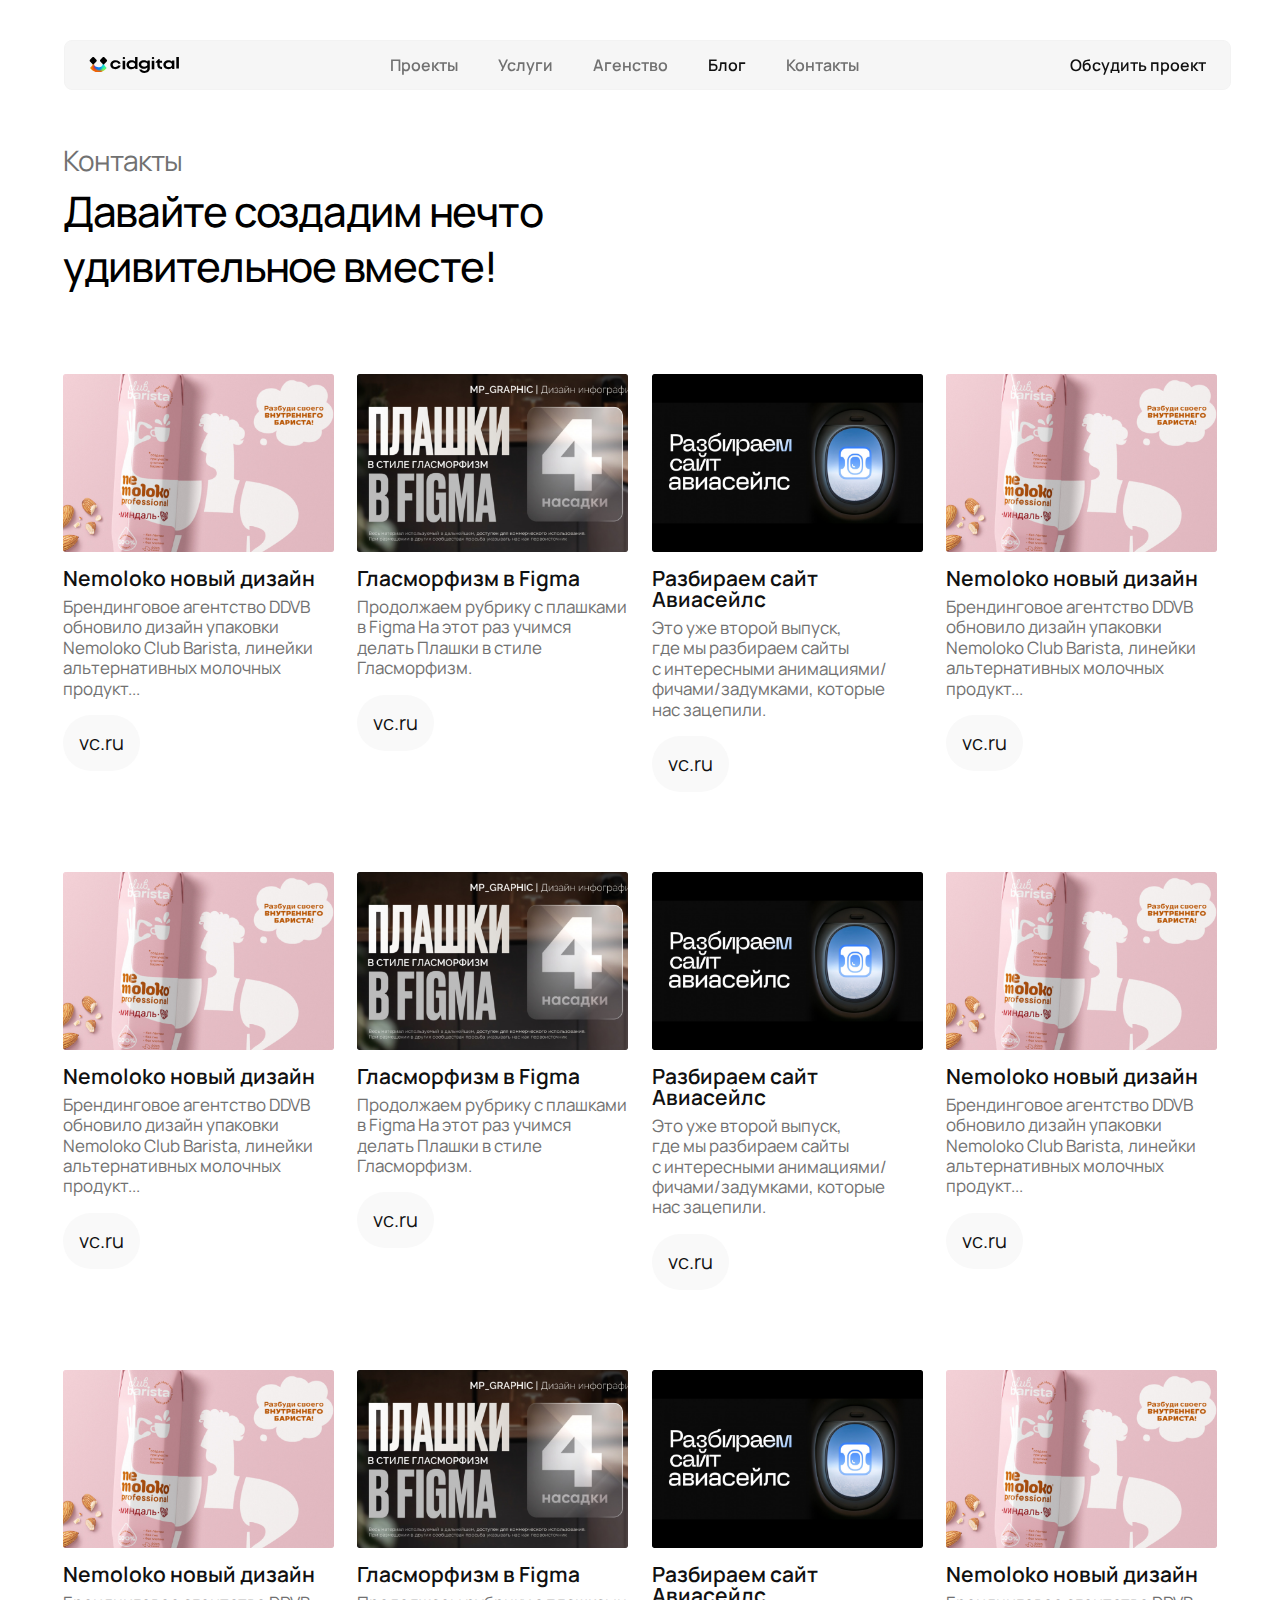
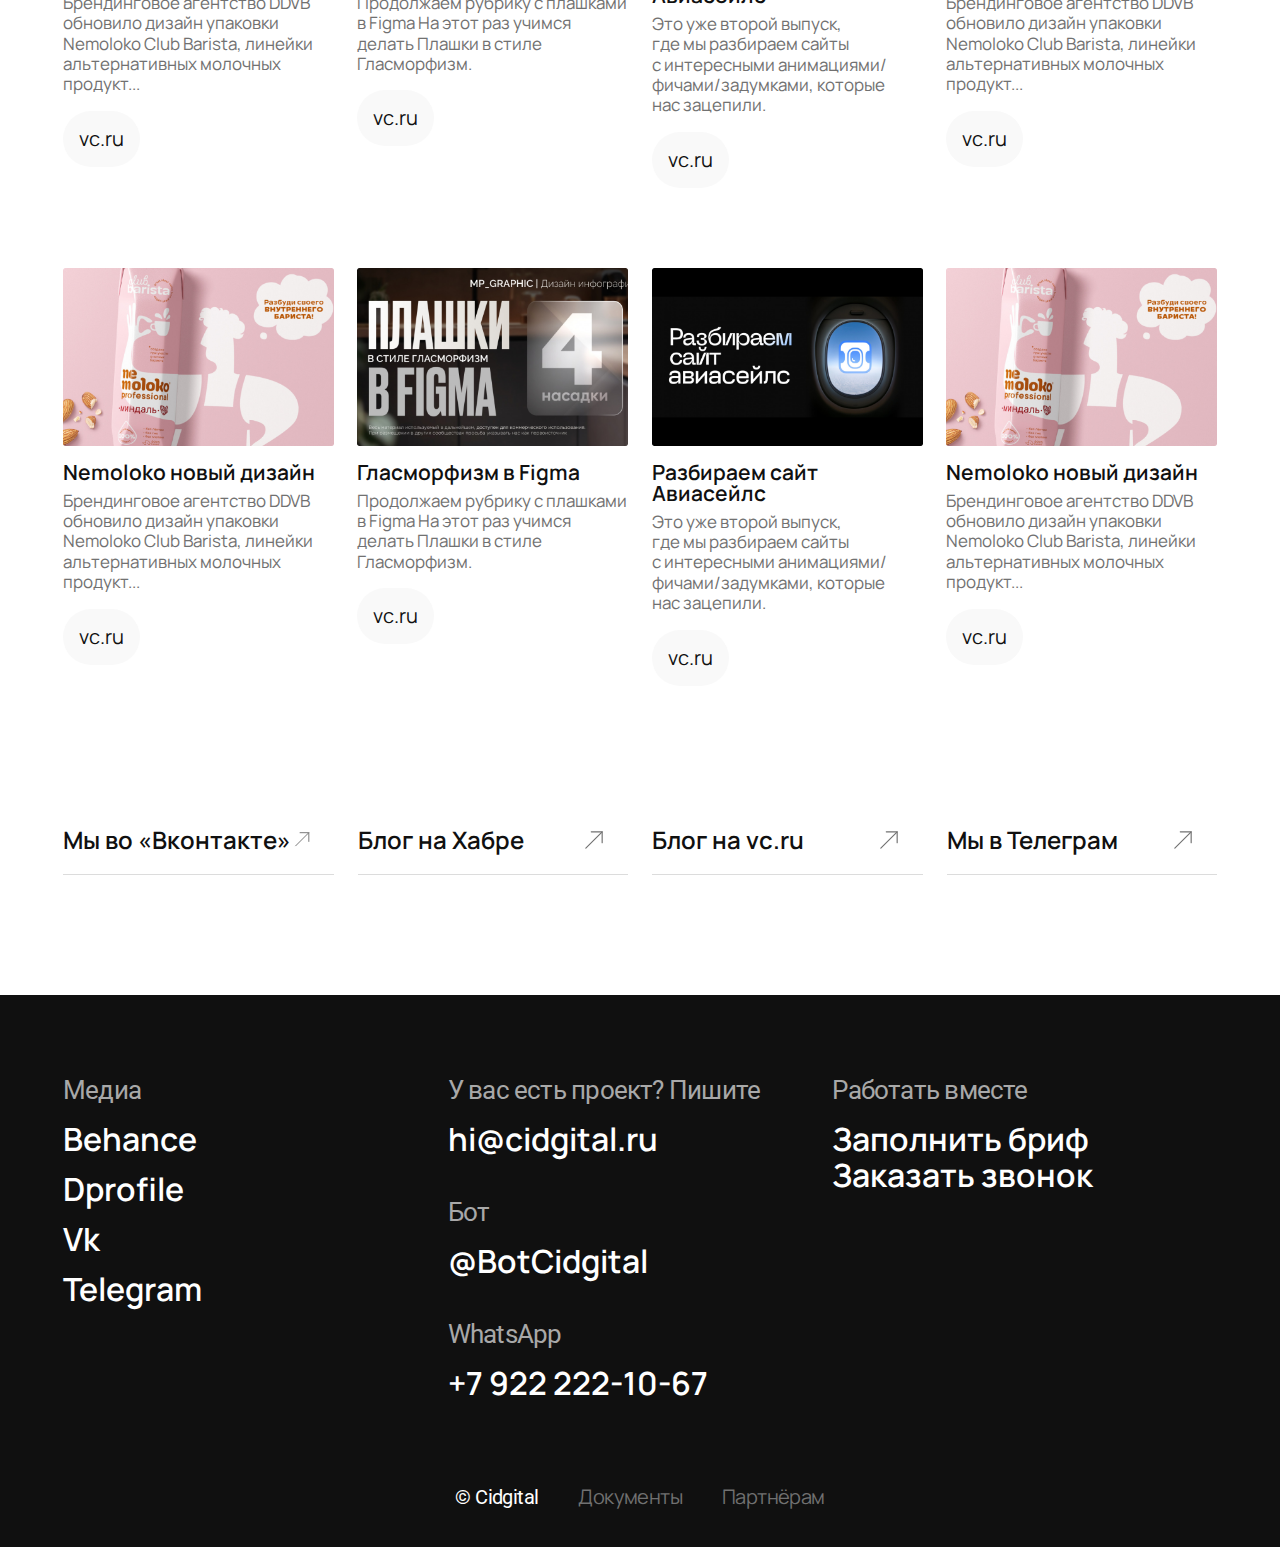
<file: blog.html>
<!DOCTYPE html>
<html lang="en" class="cssanimations">
<head>
    <meta charset="UTF-8">
    <meta name="viewport" content="width=device-width, initial-scale=1.0">
    <link rel="stylesheet" href="css/style.css">
	<!-- favicon -->
	<link rel="icon" href="favicon.ico"> <!-- 32×32 -->
	<link rel="icon" href="img/favicons/icon.svg" type="image/svg+xml">
	<link rel="apple-touch-icon" href="img/favicons/apple.png">  <!-- 180×180 -->
	<link rel="manifest" href="manifest.webmanifest">
	<!-- /favicon -->
    <title>Блог Cidgital</title>
</head>
<body>
    <header class="header">
        <div class="menu">
            <a href="project.html" class="list">
                <h5>Проекты</h5>
            </a>
            <a href="services.html" class="list">
                <h5>Услуги</h5>
            </a>
            <a href="agency.html" class="list">
                <h5>Агенство</h5>

            </a>
            <a href="blog.html" class="list">
                <h5>Блог</h5>

            </a>
            <a href="contacts.html" class="list">
                <h5>Контакты</h5>

            </a>
            <a href="#" class="list">
                <h5>Обсудить проект</h5>
    
            </a>
        </div>
        <!-- <div class="container"> -->
            <nav class="nav element-animation">
                <div>
                    <a href="index.html" class="logotype"><img src="img/Logo.svg" alt=""></a>
                </div>
                
                <!-- <div class="nav-mid"> -->
                    <div class="header_burger-btn">
                        <span></span>
                        <span></span>
                    </div>
                    <div class="nav-links">
                        <a href="project.html">Проекты</a>
                        <a href="services.html">Услуги</a>
                        <a href="agency.html" >Агенство</a>
                        <a href="blog.html" class="nav-links--active">Блог</a>
                        <a href="contacts.html">Контакты</a>
                    </div>
                    <a href="#" class="nav-link">Обсудить проект</a>
                <!-- </div> -->
            </nav>
        <!-- </div> -->
      
    </header>
    
    <main class="main">
        
        <section class="publication">
            <div class="container">
                <h4 class="title-4">Контакты</h4>
                <h2 class="title-2">Давайте создадим нечто удивительное вместе!</h2>
            </div>
           <div class="publication_all">
            <div class="publication_all-item">
                <img src="img/Rectangle 39.png" alt="">
                <h3 class="publication_all-item-title">Nemoloko новый дизайн</h3>
                <p class="publication_all-item-text">
                    Брендинговое агентство DDVB обновило дизайн упаковки Nemoloko Club Barista, линейки альтернативных молочных продукт...
                </p>
                <button class="publication_all-item-btn">vc.ru</button>
            </div>
            <div class="publication_all-item">
                <img src="img/Rec40.png" alt="">
                <h3 class="publication_all-item-title">Гласморфизм в Figma</h3>
                <p class="publication_all-item-text">
                    Продолжаем рубрику с плашками в Figma На этот раз учимся делать Плашки в стиле Гласморфизм.
                </p>
                <button class="publication_all-item-btn">vc.ru</button>
            </div>
            <div class="publication_all-item">
                <img src="img/Rec41.png" alt="">
                <h3 class="publication_all-item-title">Разбираем сайт Авиасейлс</h3>
                <p class="publication_all-item-text">
                    Это уже второй выпуск, где мы разбираем сайты с интересными анимациями/фичами/задумками, которые нас зацепили.
                </p>
                <button class="publication_all-item-btn">vc.ru</button>
            </div>
            <div class="publication_all-item">
                <img src="img/Rectangle 39.png" alt="">
                <h3 class="publication_all-item-title">Nemoloko новый дизайн</h3>
                <p class="publication_all-item-text">
                    Брендинговое агентство DDVB обновило дизайн упаковки Nemoloko Club Barista, линейки альтернативных молочных продукт...
                </p>
                <button class="publication_all-item-btn">vc.ru</button>
            </div>
           </div>
           <div class="publication_all">
            <div class="publication_all-item">
                <img src="img/Rectangle 39.png" alt="">
                <h3 class="publication_all-item-title">Nemoloko новый дизайн</h3>
                <p class="publication_all-item-text">
                    Брендинговое агентство DDVB обновило дизайн упаковки Nemoloko Club Barista, линейки альтернативных молочных продукт...
                </p>
                <button class="publication_all-item-btn">vc.ru</button>
            </div>
            <div class="publication_all-item">
                <img src="img/Rec40.png" alt="">
                <h3 class="publication_all-item-title">Гласморфизм в Figma</h3>
                <p class="publication_all-item-text">
                    Продолжаем рубрику с плашками в Figma На этот раз учимся делать Плашки в стиле Гласморфизм.
                </p>
                <button class="publication_all-item-btn">vc.ru</button>
            </div>
            <div class="publication_all-item">
                <img src="img/Rec41.png" alt="">
                <h3 class="publication_all-item-title">Разбираем сайт Авиасейлс</h3>
                <p class="publication_all-item-text">
                    Это уже второй выпуск, где мы разбираем сайты с интересными анимациями/фичами/задумками, которые нас зацепили.
                </p>
                <button class="publication_all-item-btn">vc.ru</button>
            </div>
            <div class="publication_all-item">
                <img src="img/Rectangle 39.png" alt="">
                <h3 class="publication_all-item-title">Nemoloko новый дизайн</h3>
                <p class="publication_all-item-text">
                    Брендинговое агентство DDVB обновило дизайн упаковки Nemoloko Club Barista, линейки альтернативных молочных продукт...
                </p>
                <button class="publication_all-item-btn">vc.ru</button>
            </div>
           </div>
           <div class="publication_all">
            <div class="publication_all-item">
                <img src="img/Rectangle 39.png" alt="">
                <h3 class="publication_all-item-title">Nemoloko новый дизайн</h3>
                <p class="publication_all-item-text">
                    Брендинговое агентство DDVB обновило дизайн упаковки Nemoloko Club Barista, линейки альтернативных молочных продукт...
                </p>
                <button class="publication_all-item-btn">vc.ru</button>
            </div>
            <div class="publication_all-item">
                <img src="img/Rec40.png" alt="">
                <h3 class="publication_all-item-title">Гласморфизм в Figma</h3>
                <p class="publication_all-item-text">
                    Продолжаем рубрику с плашками в Figma На этот раз учимся делать Плашки в стиле Гласморфизм.
                </p>
                <button class="publication_all-item-btn">vc.ru</button>
            </div>
            <div class="publication_all-item">
                <img src="img/Rec41.png" alt="">
                <h3 class="publication_all-item-title">Разбираем сайт Авиасейлс</h3>
                <p class="publication_all-item-text">
                    Это уже второй выпуск, где мы разбираем сайты с интересными анимациями/фичами/задумками, которые нас зацепили.
                </p>
                <button class="publication_all-item-btn">vc.ru</button>
            </div>
            <div class="publication_all-item">
                <img src="img/Rectangle 39.png" alt="">
                <h3 class="publication_all-item-title">Nemoloko новый дизайн</h3>
                <p class="publication_all-item-text">
                    Брендинговое агентство DDVB обновило дизайн упаковки Nemoloko Club Barista, линейки альтернативных молочных продукт...
                </p>
                <button class="publication_all-item-btn">vc.ru</button>
            </div>
           </div>
           <div class="publication_all">
            <div class="publication_all-item">
                <img src="img/Rectangle 39.png" alt="">
                <h3 class="publication_all-item-title">Nemoloko новый дизайн</h3>
                <p class="publication_all-item-text">
                    Брендинговое агентство DDVB обновило дизайн упаковки Nemoloko Club Barista, линейки альтернативных молочных продукт...
                </p>
                <button class="publication_all-item-btn">vc.ru</button>
            </div>
            <div class="publication_all-item">
                <img src="img/Rec40.png" alt="">
                <h3 class="publication_all-item-title">Гласморфизм в Figma</h3>
                <p class="publication_all-item-text">
                    Продолжаем рубрику с плашками в Figma На этот раз учимся делать Плашки в стиле Гласморфизм.
                </p>
                <button class="publication_all-item-btn">vc.ru</button>
            </div>
            <div class="publication_all-item">
                <img src="img/Rec41.png" alt="">
                <h3 class="publication_all-item-title">Разбираем сайт Авиасейлс</h3>
                <p class="publication_all-item-text">
                    Это уже второй выпуск, где мы разбираем сайты с интересными анимациями/фичами/задумками, которые нас зацепили.
                </p>
                <button class="publication_all-item-btn">vc.ru</button>
            </div>
            <div class="publication_all-item">
                <img src="img/Rectangle 39.png" alt="">
                <h3 class="publication_all-item-title">Nemoloko новый дизайн</h3>
                <p class="publication_all-item-text">
                    Брендинговое агентство DDVB обновило дизайн упаковки Nemoloko Club Barista, линейки альтернативных молочных продукт...
                </p>
                <button class="publication_all-item-btn">vc.ru</button>
            </div>
           </div>
           
        </section>
       <section class="cont">
            <a href="#" class="cont_item">Мы во «Вконтакте»<svg xmlns="http://www.w3.org/2000/svg" width="32" height="32" viewBox="0 0 32 32" fill="none"><script xmlns=""/>
                <path d="M6.66675 25.3334L25.3334 6.66669" stroke="#717171" stroke-width="1.33333" stroke-linecap="round" stroke-linejoin="round"/>
                <path d="M12.8889 6.66669H25.3334V19.1111" stroke="#717171" stroke-width="1.33333" stroke-linecap="round" stroke-linejoin="round"/>
                <script xmlns=""/></svg></a>
            <a href="#" class="cont_item">Блог на Хабре<svg xmlns="http://www.w3.org/2000/svg" width="32" height="32" viewBox="0 0 32 32" fill="none"><script xmlns=""/>
                <path d="M6.66675 25.3334L25.3334 6.66669" stroke="#717171" stroke-width="1.33333" stroke-linecap="round" stroke-linejoin="round"/>
                <path d="M12.8889 6.66669H25.3334V19.1111" stroke="#717171" stroke-width="1.33333" stroke-linecap="round" stroke-linejoin="round"/>
                <script xmlns=""/></svg></a>
            <a href="#" class="cont_item">Блог на vc.ru<svg xmlns="http://www.w3.org/2000/svg" width="32" height="32" viewBox="0 0 32 32" fill="none"><script xmlns=""/>
                <path d="M6.66675 25.3334L25.3334 6.66669" stroke="#717171" stroke-width="1.33333" stroke-linecap="round" stroke-linejoin="round"/>
                <path d="M12.8889 6.66669H25.3334V19.1111" stroke="#717171" stroke-width="1.33333" stroke-linecap="round" stroke-linejoin="round"/>
                <script xmlns=""/></svg></a>
            <a href="#" class="cont_item">Мы в Телеграм<svg xmlns="http://www.w3.org/2000/svg" width="32" height="32" viewBox="0 0 32 32" fill="none"><script xmlns=""/>
                <path d="M6.66675 25.3334L25.3334 6.66669" stroke="#717171" stroke-width="1.33333" stroke-linecap="round" stroke-linejoin="round"/>
                <path d="M12.8889 6.66669H25.3334V19.1111" stroke="#717171" stroke-width="1.33333" stroke-linecap="round" stroke-linejoin="round"/>
                <script xmlns=""/></svg></a>
       </section>

       
   
    </main>
    <footer class="footer">
        <div class="footer_top">
            <div class="footer_top-left">
                <p class="footer_top-text">Медиа</p>
                <ul>
                    <li class="footer_top-list-item">
                        <a href="#">Behance</a>
                    </li>
                    <li class="footer_top-list-item">
                        <a href="#">Dprofile</a>
                    </li>
                    <li class="footer_top-list-item">
                        <a href="#">Vk</a>
                    </li>
                    <li class="footer_top-list-item">
                        <a href="#">Telegram</a>
                    </li>
                </ul>
            </div>
            <div class="footer_top-mid">
                <p class="footer_top-text">У вас есть проект? Пишите</p>
                <ul>
                    <li class="footer_top-list-item">
                        <a href="#">hi@cidgital.ru</a>
                    </li>
                    <li class="footer_top-list-item">
                        <p class="footer_top-text">Бот</p>
                        <a href="#">@BotСidgital</a>
                    </li>
                    <li class="footer_top-list-item">
                        <p class="footer_top-text">WhatsApp</p>
                        <a href="#">+7 922 222-10-67</a>
                    </li>
                </ul>
            </div>
            
            <div class="footer_top-rigth">
                <p class="footer_top-text">Работать вместе</p>
                <ul>
                    <li class="footer_top-list-item">
                        <a href="#">Заполнить бриф</a>
                    </li>
                    <li class="footer_top-list-item">
                        <a href="#">Заказать звонок</a>
                    </li>
                </ul>
            </div>
        </div>
        <div class="footer_bot">
            <p>© Cidgital</p>
            <a href="#">Документы</a>
            <a href="#">Партнёрам</a>
        </div>
    </footer>
    <script src="js/scroll.js"></script>
</body>
</html>
</file>
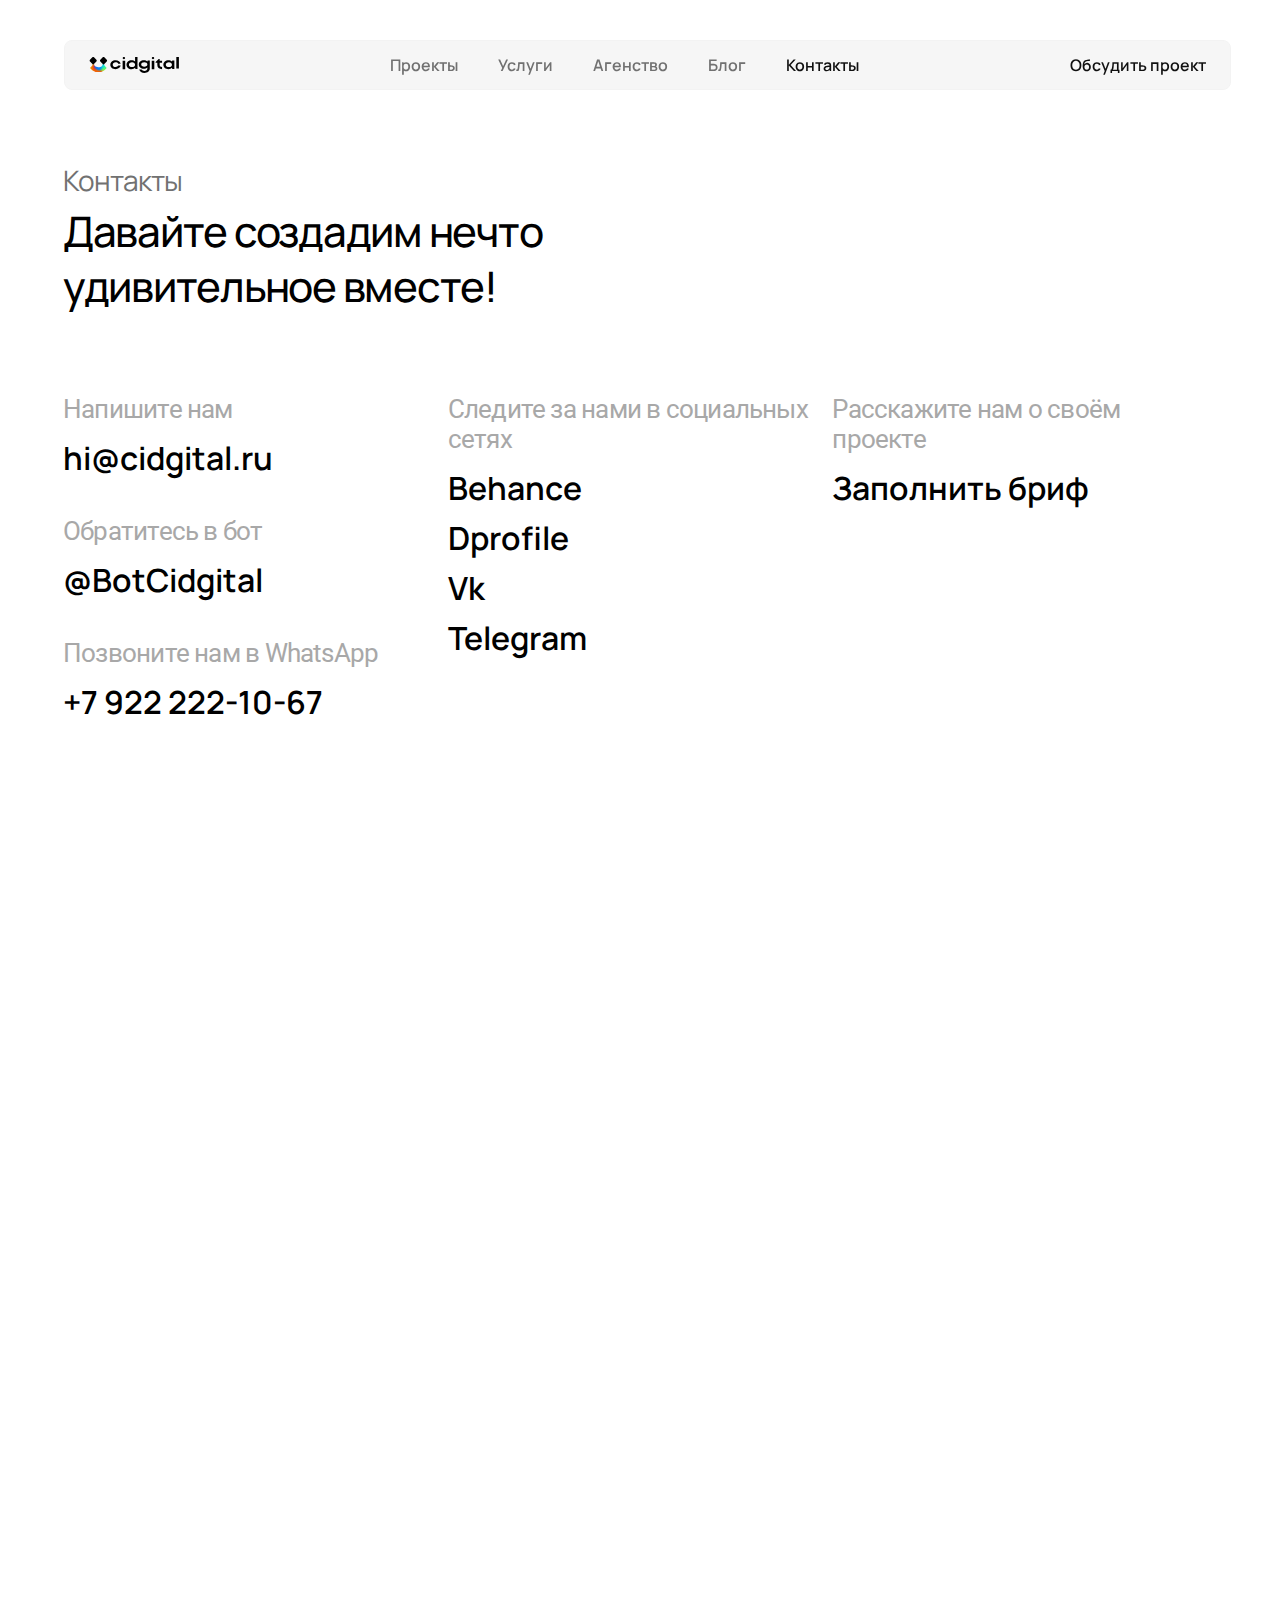
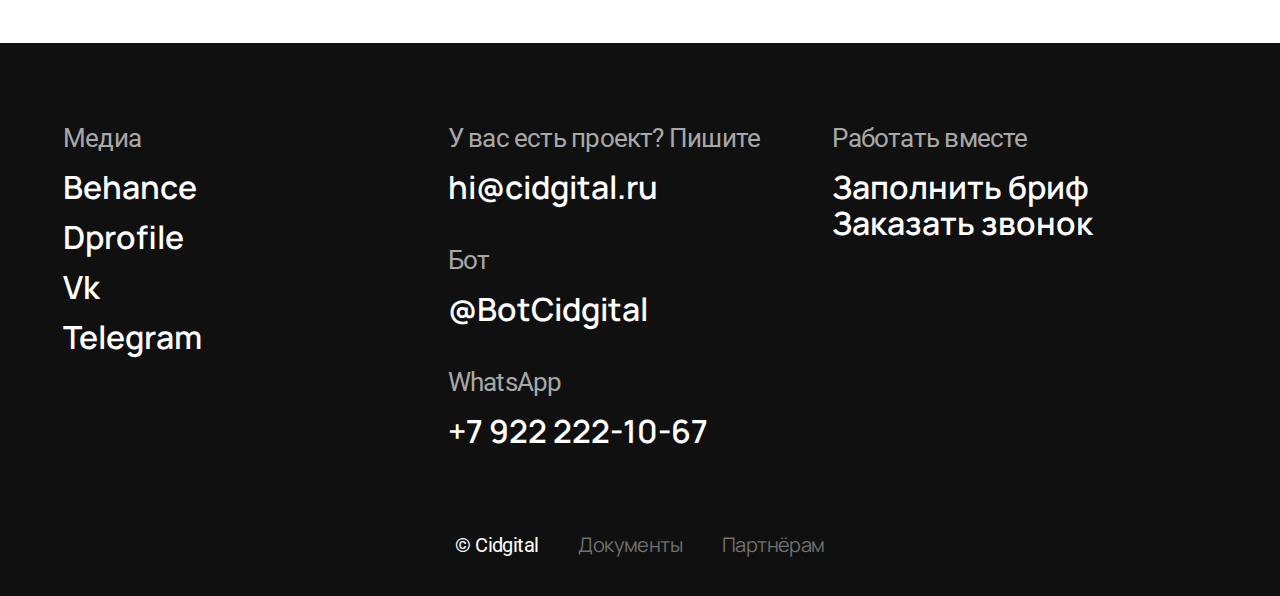
<file: contacts.html>
<!DOCTYPE html>
<html lang="en" class="cssanimations">
<head>
    <meta charset="UTF-8">
    <meta name="viewport" content="width=device-width, initial-scale=1.0">
    <link rel="stylesheet" href="css/style.css">
	<!-- favicon -->
	<link rel="icon" href="favicon.ico"> <!-- 32×32 -->
	<link rel="icon" href="img/favicons/icon.svg" type="image/svg+xml">
	<link rel="apple-touch-icon" href="img/favicons/apple.png">  <!-- 180×180 -->
	<link rel="manifest" href="manifest.webmanifest">
	<!-- /favicon -->
    <title>Контакты Cidgital</title>
</head>
<body>
    <header class="header">
        <div class="menu">
            <a href="project.html" class="list">
                <h5>Проекты</h5>
            </a>
            <a href="services.html" class="list">
                <h5>Услуги</h5>
            </a>
            <a href="agency.html" class="list">
                <h5>Агенство</h5>

            </a>
            <a href="blog.html" class="list">
                <h5>Блог</h5>

            </a>
            <a href="contacts.html" class="list">
                <h5>Контакты</h5>

            </a>
            <a href="#" class="list">
                <h5>Обсудить проект</h5>
    
            </a>
        </div>
        <!-- <div class="container"> -->
            <nav class="nav element-animation">
                <div>
                    <a href="index.html" class="logotype"><img src="img/Logo.svg" alt=""></a>
                </div>
                
                <!-- <div class="nav-mid"> -->
                    <div class="header_burger-btn">
                        <span></span>
                        <span></span>
                    </div>
                    <div class="nav-links">
                        <a href="project.html">Проекты</a>
                        <a href="services.html">Услуги</a>
                        <a href="agency.html" >Агенство</a>
                        <a href="blog.html">Блог</a>
                        <a href="contacts.html" class="nav-links--active">Контакты</a>
                    </div>
                    <a href="#" class="nav-link">Обсудить проект</a>
                <!-- </div> -->
            </nav>
        <!-- </div> -->
      
    </header>
    
    <main class="main">
        
        <section class="contacts">
            <div class="container">
                <h4 class="title-4">Контакты</h4>
                <h2 class="title-2">Давайте создадим нечто удивительное вместе!</h2>
            </div>
            <div class="contacts_all">
                <div class="footer_top">
                    
                    <div class="footer_top-mid">
                        <p class="footer_top-text">Напишите нам</p>
                        <ul>
                            <li class="footer_top-list-item">
                                <a href="#">hi@cidgital.ru</a>
                            </li>
                            <li class="footer_top-list-item">
                                <p class="footer_top-text">Обратитесь в бот</p>
                                <a href="#">@BotСidgital</a>
                            </li>
                            <li class="footer_top-list-item">
                                <p class="footer_top-text">Позвоните нам в WhatsApp</p>
                                <a href="#">+7 922 222-10-67</a>
                            </li>
                        </ul>
                    </div>
                    <div class="footer_top-left">
                        <p class="footer_top-text">Следите за нами в социальных сетях</p>
                        <ul>
                            <li class="footer_top-list-item">
                                <a href="#">Behance</a>
                            </li>
                            <li class="footer_top-list-item">
                                <a href="#">Dprofile</a>
                            </li>
                            <li class="footer_top-list-item">
                                <a href="#">Vk</a>
                            </li>
                            <li class="footer_top-list-item">
                                <a href="#">Telegram</a>
                            </li>
                        </ul>
                    </div>
                    <div class="footer_top-rigth">
                        <p class="footer_top-text">Расскажите нам о своём проекте</p>
                        <ul>
                            <li class="footer_top-list-item">
                                <a href="#">Заполнить бриф</a>
                            </li>

                        </ul>
                    </div>
                </div>
            </div>
        </section>
       

       
        <section class="calculate_all element-animation">
            <div class="calculate">
                <div class="calculate_left">
                    <div class="calculate_left-top">
                        <h3 class="calculate_left-top-title">Рассчитать стоимость проекта</h3>
                        <p class="calculate_left-top-text">Свяжемся с вами в течении 2 часов</p>
                    </div>
                    <div class="calculate_left-bot">
                        <span class="calculate_left-bot-span">График работы:</span>
                        <h1 class="calculate_left-bot-title">8:00–17:00</h1>
                        <p class="calculate_left-bot-text">отвечаем с понедельника по пятницу</p>
                        <p class="calculate_left-bot-msk">мск</p>
                    </div>
                  
                </div>
                <div class="calculate_rigth">
                    <form action="" class="calculate_rigth-form">
                        <div class="calculate_rigth-form-all">
                            <label for="" class="calculate_rigth-form-all-label">Вас зовут*</label>
                            <input type="text" class="calculate_rigth-form-all-inp">
                        </div>
                        <div class="calculate_rigth-form-all">
                            <label for="" class="calculate_rigth-form-all-label">Телефон</label>
                            <input type="text" class="calculate_rigth-form-all-inp">
                        </div>
                        <div class="calculate_rigth-form-all">
                            <label for="" class="calculate_rigth-form-all-label">Адрес эл. почты</label>
                            <input type="text" class="calculate_rigth-form-all-inp">
                        </div>
                        <div class="calculate_rigth-form-all">
                            <label for="" class="calculate_rigth-form-all-label">Немного о проекте*</label>
                            <textarea class="calculate_rigth-form-all-comment"></textarea>
                        </div>
                        <button class="calculate_rigth-btn"><svg xmlns="http://www.w3.org/2000/svg" width="18" height="20" viewBox="0 0 18 20" fill="none">
                            <path d="M2.264 8.57872C2.20042 8.64351 2.12456 8.69498 2.04085 8.73012C1.95715 8.76525 1.86728 8.78335 1.7765 8.78335C1.68572 8.78335 1.59585 8.76525 1.51215 8.73012C1.42844 8.69498 1.35258 8.64351 1.289 8.57872C1.15959 8.44706 1.08707 8.26983 1.08707 8.08522C1.08707 7.9006 1.15959 7.72338 1.289 7.59172L7.32 1.49972C8.68 0.443717 10.048 -0.0632832 11.41 0.00571675C13.126 0.0937167 14.462 0.747717 15.596 1.82072C16.752 2.91472 17.5 4.47572 17.5 6.36772C17.5 7.81972 17.078 9.09772 16.187 10.2317L7.684 18.9917C6.824 19.6967 5.868 20.0377 4.844 19.9967C3.544 19.9427 2.577 19.5227 1.858 18.8117C1.016 17.9807 0.5 16.9597 0.5 15.5867C0.5 14.4947 0.877 13.4867 1.655 12.5407L9.139 4.89972C9.739 4.25972 10.326 3.87972 10.926 3.78772C11.3265 3.72499 11.7362 3.76098 12.1196 3.89255C12.503 4.02413 12.8484 4.24731 13.126 4.54272C13.658 5.10572 13.886 5.80772 13.806 6.60672C13.751 7.15172 13.528 7.65372 13.118 8.13472L6.238 15.1827C6.17483 15.2478 6.09935 15.2996 6.01596 15.3351C5.93256 15.3707 5.84292 15.3893 5.75226 15.3898C5.6616 15.3904 5.57173 15.3729 5.4879 15.3384C5.40408 15.3038 5.32796 15.253 5.264 15.1887C5.13378 15.0578 5.06019 14.8811 5.05906 14.6964C5.05794 14.5118 5.12938 14.3342 5.258 14.2017L12.105 7.18972C12.305 6.95472 12.41 6.71772 12.435 6.46572C12.475 6.06572 12.379 5.77072 12.13 5.50772C12.0041 5.37317 11.847 5.27174 11.6726 5.21243C11.4982 5.15313 11.3118 5.13777 11.13 5.16772C10.887 5.20472 10.547 5.42572 10.128 5.87172L2.675 13.4787C2.138 14.1337 1.878 14.8287 1.878 15.5877C1.878 16.5417 2.223 17.2247 2.82 17.8137C3.295 18.2837 3.94 18.5637 4.9 18.6037C5.58 18.6307 6.21 18.4057 6.758 17.9617L15.155 9.31172C15.8 8.48472 16.122 7.51172 16.122 6.36872C16.122 4.88672 15.545 3.68472 14.654 2.84072C13.744 1.97872 12.704 1.47072 11.341 1.40072C10.333 1.34872 9.276 1.74072 8.224 2.54672L2.264 8.57872Z" fill="#101010"/>
                            </svg> Прикрепить файл</button>
                        <input type="submit" class="calculate_rigth-btn-form">
                    </form>
                </div>
            </div>
        </section>
    </main>
    <footer class="footer">
        <div class="footer_top">
            <div class="footer_top-left">
                <p class="footer_top-text">Медиа</p>
                <ul>
                    <li class="footer_top-list-item">
                        <a href="#">Behance</a>
                    </li>
                    <li class="footer_top-list-item">
                        <a href="#">Dprofile</a>
                    </li>
                    <li class="footer_top-list-item">
                        <a href="#">Vk</a>
                    </li>
                    <li class="footer_top-list-item">
                        <a href="#">Telegram</a>
                    </li>
                </ul>
            </div>
            <div class="footer_top-mid">
                <p class="footer_top-text">У вас есть проект? Пишите</p>
                <ul>
                    <li class="footer_top-list-item">
                        <a href="#">hi@cidgital.ru</a>
                    </li>
                    <li class="footer_top-list-item">
                        <p class="footer_top-text">Бот</p>
                        <a href="#">@BotСidgital</a>
                    </li>
                    <li class="footer_top-list-item">
                        <p class="footer_top-text">WhatsApp</p>
                        <a href="#">+7 922 222-10-67</a>
                    </li>
                </ul>
            </div>
            
            <div class="footer_top-rigth">
                <p class="footer_top-text">Работать вместе</p>
                <ul>
                    <li class="footer_top-list-item">
                        <a href="#">Заполнить бриф</a>
                    </li>
                    <li class="footer_top-list-item">
                        <a href="#">Заказать звонок</a>
                    </li>
                </ul>
            </div>
        </div>
        <div class="footer_bot">
            <p>© Cidgital</p>
            <a href="#">Документы</a>
            <a href="#">Партнёрам</a>
        </div>
    </footer>
    <script src="js/scroll.js"></script>
</body>
</html>
</file>
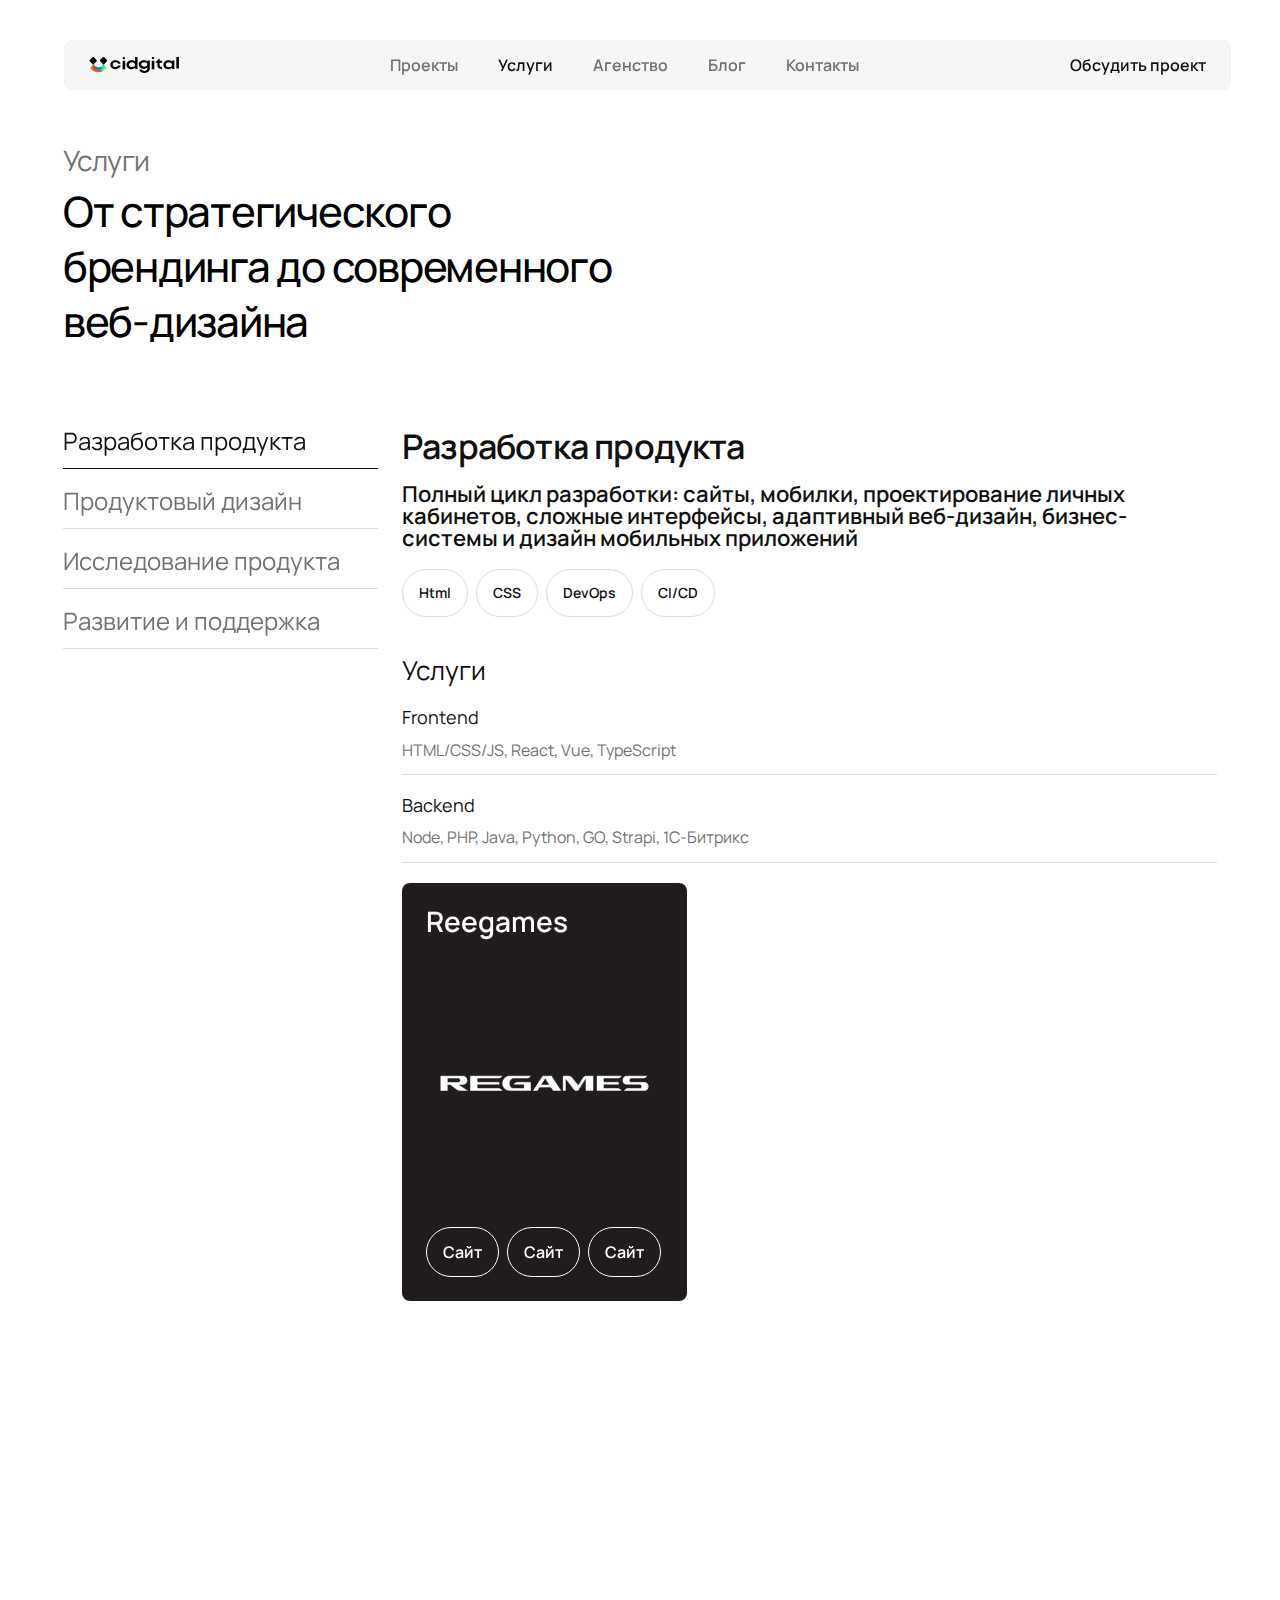
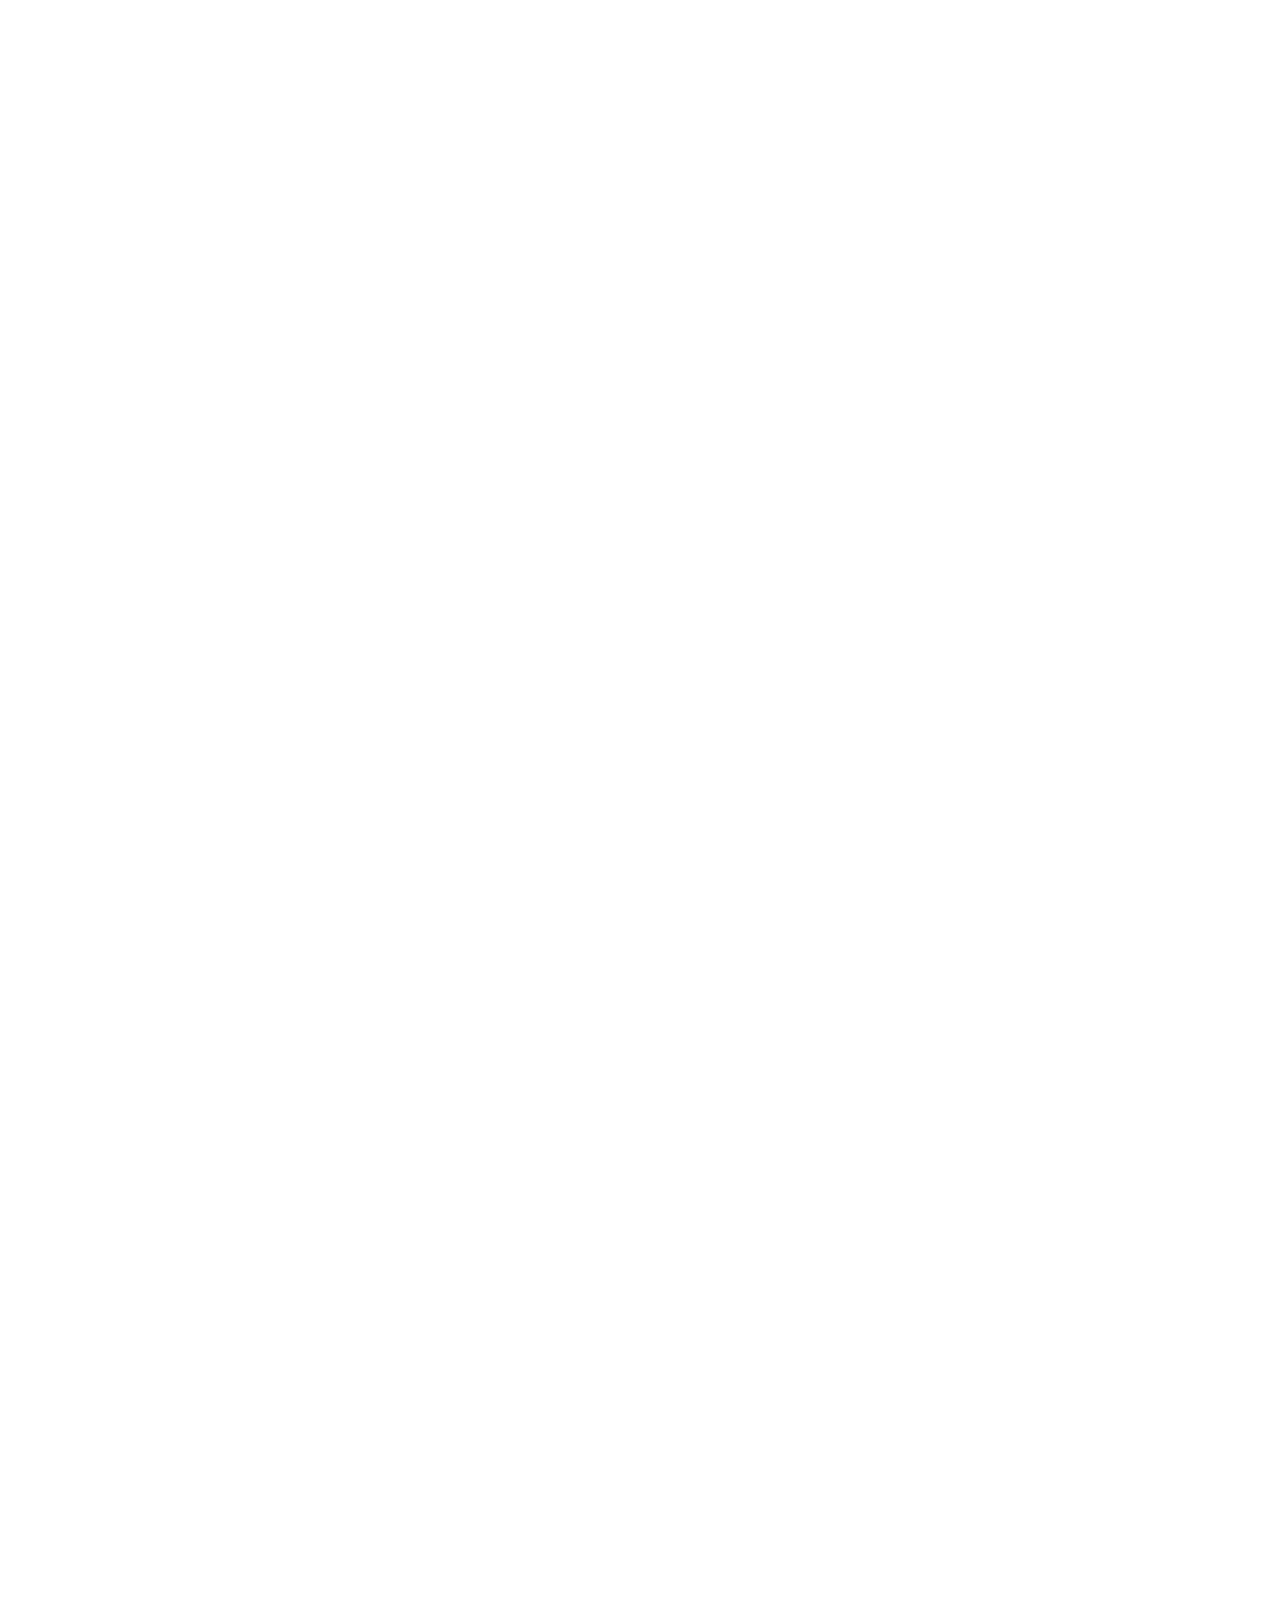
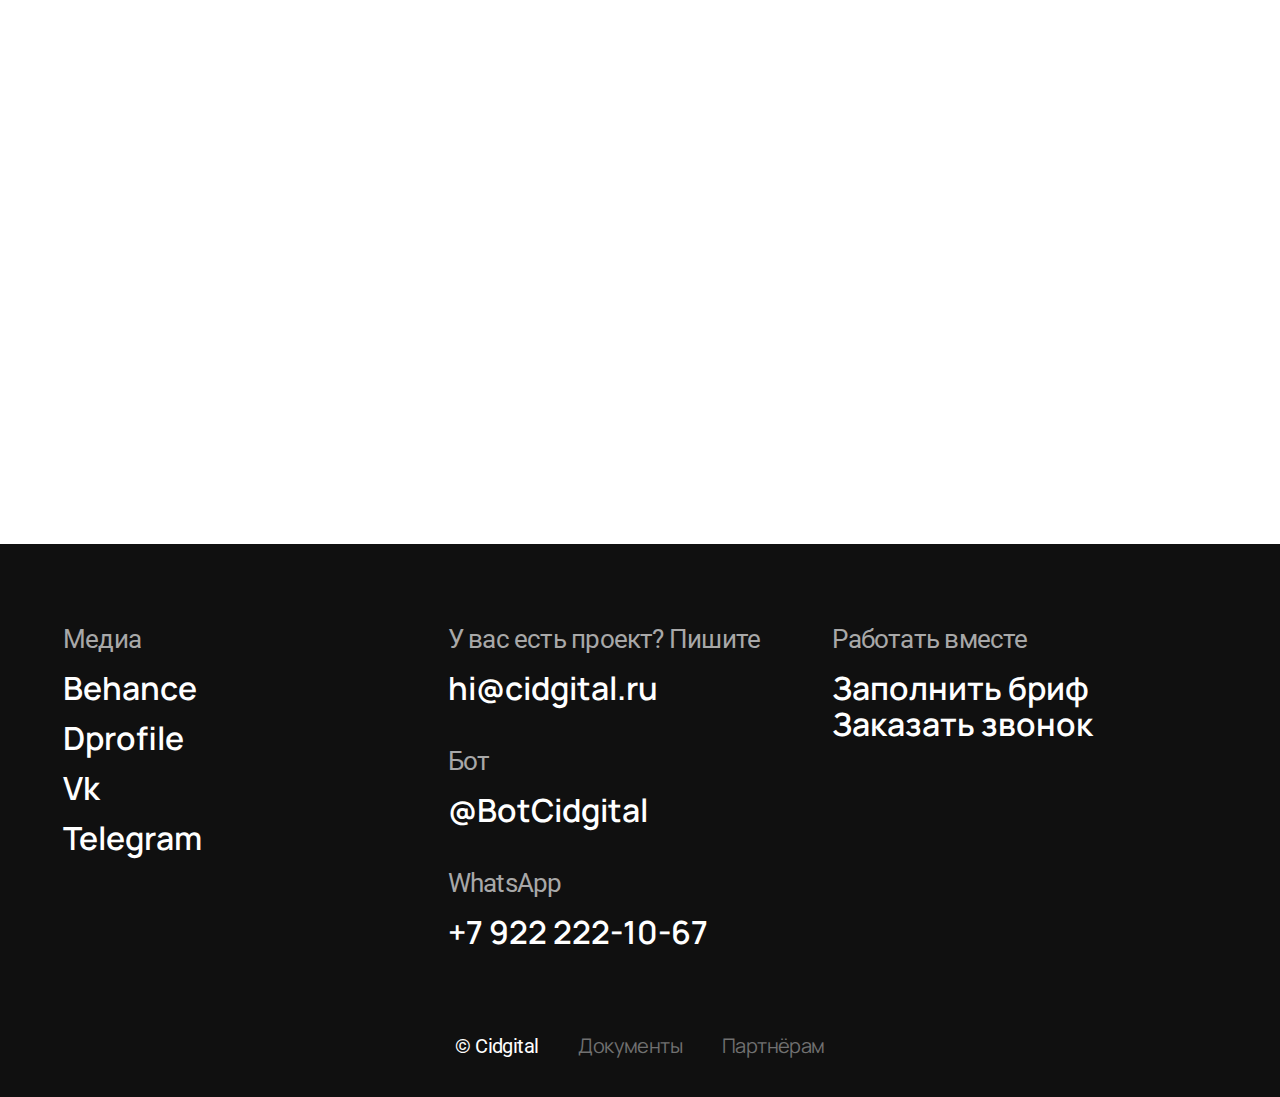
<file: services.html>
<!DOCTYPE html>
<html lang="en" class="cssanimations">
<head>
    <meta charset="UTF-8">
    <meta name="viewport" content="width=device-width, initial-scale=1.0">
    <link rel="stylesheet" href="css/style.css">
	<!-- favicon -->
	<link rel="icon" href="favicon.ico"> <!-- 32×32 -->
	<link rel="icon" href="img/favicons/icon.svg" type="image/svg+xml">
	<link rel="apple-touch-icon" href="img/favicons/apple.png">  <!-- 180×180 -->
	<link rel="manifest" href="manifest.webmanifest">
	<!-- /favicon -->
    <title>Услуги Cidgital</title>
</head>
<body>
    <header class="header">
        <div class="menu">
            <a href="project.html" class="list">
                <h5>Проекты</h5>
            </a>
            <a href="services.html" class="list">
                <h5>Услуги</h5>
            </a>
            <a href="agency.html" class="list">
                <h5>Агенство</h5>

            </a>
            <a href="blog.html" class="list">
                <h5>Блог</h5>

            </a>
            <a href="contacts.html" class="list">
                <h5>Контакты</h5>

            </a>
            <a href="#" class="list">
                <h5>Обсудить проект</h5>
    
            </a>
        </div>
        <!-- <div class="container"> -->
            <nav class="nav element-animation">
                <div>
                    <a href="index.html" class="logotype"><img src="img/Logo.svg" alt=""></a>
                </div>
                
                <!-- <div class="nav-mid"> -->
                    <div class="header_burger-btn">
                        <span></span>
                        <span></span>
                    </div>
                    <div class="nav-links">
                        <a href="project.html">Проекты</a>
                        <a href="services.html" class="nav-links--active">Услуги</a>
                        <a href="agency.html" >Агенство</a>
                        <a href="blog.html">Блог</a>
                        <a href="contacts.html">Контакты</a>
                    </div>
                    <a href="#" class="nav-link">Обсудить проект</a>
                <!-- </div> -->
            </nav>
        <!-- </div> -->
      
    </header>
    
    <main class="main">
        
        <section class="services">
            <div class="container">
                <h4 class="title-4">Услуги</h4>
                <h2 class="title-2">От стратегического брендинга до современного веб-дизайна</h2>
            </div>
            <div class="services_all">
                <div class="services_all-left element-animation">
                    <a href="#one" class="services_all-left-link services_all-left-link--active" id="services_all-left-link-one">Разработка продукта</a>
                    <a href="#two" class="services_all-left-link" id="services_all-left-link-two">Продуктовый дизайн</a>
                    <a href="#three" class="services_all-left-link" id="services_all-left-link-three">Исследование продукта</a>
                    <a href="#four" class="services_all-left-link" id="services_all-left-link-four">Развитие и поддержка</a>
                </div>
                <div class="services_all-right">
                    <div class="services_all-right-raz raz-one" id="one">
                        <h3 class="services_all-right-raz-h3">Разработка продукта</h3>
                        <h4 class="services_all-right-raz-h4">Полный цикл разработки: сайты, мобилки, проектирование личных кабинетов, сложные интерфейсы, адаптивный веб-дизайн, бизнес-системы и дизайн мобильных приложений</h4>
                        <div class="services_all-right-raz-btns">
                            <button class="services_all-right-raz-btn">Html</button>
                            <button class="services_all-right-raz-btn">CSS</button>
                            <button class="services_all-right-raz-btn">DevOps</button>
                            <button class="services_all-right-raz-btn">CI/CD</button>
                        </div>
                        <h5 class="services_all-right-raz-h5">Услуги</h5>
                        <div class="services_all-right-raz-uslygi">
                            <h6>Frontend</h6>
                            <p>HTML/CSS/JS, React, Vue, TypeScript</p>
                        </div>
                        <div class="services_all-right-raz-uslygi">
                            <h6>Backend</h6>
                            <p>Node, PHP, Java, Python, GO, Strapi, 1C-Битрикс</p>
                        </div>
                        <div class="KarhumKelo_card">
                            <h4>Reegames</h4>
                            <div class="KarhumKelo_card-btns">
                                <a href="#" class="KarhumKelo_card-btn">Сайт</a>
                                <a href="#" class="KarhumKelo_card-btn">Сайт</a>
                                <a href="#" class="KarhumKelo_card-btn">Сайт</a>
                            </div>
                        </div>
                    </div>
                    <div class="services_all-right-raz raz-two element-animation" id="two">
                        <h3 class="services_all-right-raz-h3">Продуктовый дизайн</h3>
                        <h4 class="services_all-right-raz-h4">Полный цикл разработки: сайты, мобилки, проектирование личных кабинетов, сложные интерфейсы, адаптивный веб-дизайн, бизнес-системы и дизайн мобильных приложений</h4>
                        <div class="services_all-right-raz-btns">
                            <button class="services_all-right-raz-btn">Html</button>
                            <button class="services_all-right-raz-btn">CSS</button>
                            <button class="services_all-right-raz-btn">DevOps</button>
                            <button class="services_all-right-raz-btn">CI/CD</button>
                        </div>
                        <h5 class="services_all-right-raz-h5">Услуги</h5>
                        <div class="services_all-right-raz-uslygi">
                            <h6>Frontend</h6>
                            <p>HTML/CSS/JS, React, Vue, TypeScript</p>
                        </div>
                        <div class="services_all-right-raz-uslygi">
                            <h6>Backend</h6>
                            <p>Node, PHP, Java, Python, GO, Strapi, 1C-Битрикс</p>
                        </div>
                    
                    </div>
                    <div class="services_all-right-raz raz-three element-animation" id="three">
                        <h3 class="services_all-right-raz-h3">Исследование продукта</h3>
                        <h4 class="services_all-right-raz-h4">Полный цикл разработки: сайты, мобилки, проектирование личных кабинетов, сложные интерфейсы, адаптивный веб-дизайн, бизнес-системы и дизайн мобильных приложений</h4>
                        <div class="services_all-right-raz-btns">
                            <button class="services_all-right-raz-btn">Html</button>
                            <button class="services_all-right-raz-btn">CSS</button>
                            <button class="services_all-right-raz-btn">DevOps</button>
                            <button class="services_all-right-raz-btn">CI/CD</button>
                        </div>
                        <h5 class="services_all-right-raz-h5">Услуги</h5>
                        <div class="services_all-right-raz-uslygi">
                            <h6>Frontend</h6>
                            <p>HTML/CSS/JS, React, Vue, TypeScript</p>
                        </div>
                        <div class="services_all-right-raz-uslygi">
                            <h6>Backend</h6>
                            <p>Node, PHP, Java, Python, GO, Strapi, 1C-Битрикс</p>
                        </div>
                    
                    </div>
                    <div class="services_all-right-raz services_all-right-raz-end raz-four element-animation" id="four">
                        <h3 class="services_all-right-raz-h3">Развитие и поддержка</h3>
                        <h4 class="services_all-right-raz-h4">Полный цикл разработки: сайты, мобилки, проектирование личных кабинетов, сложные интерфейсы, адаптивный веб-дизайн, бизнес-системы и дизайн мобильных приложений</h4>
                        <div class="services_all-right-raz-btns">
                            <button class="services_all-right-raz-btn">Html</button>
                            <button class="services_all-right-raz-btn">CSS</button>
                            <button class="services_all-right-raz-btn">DevOps</button>
                            <button class="services_all-right-raz-btn">CI/CD</button>
                        </div>
                        <h5 class="services_all-right-raz-h5">Услуги</h5>
                        <div class="services_all-right-raz-uslygi">
                            <h6>Frontend</h6>
                            <p>HTML/CSS/JS, React, Vue, TypeScript</p>
                        </div>
                        <div class="services_all-right-raz-uslygi">
                            <h6>Backend</h6>
                            <p>Node, PHP, Java, Python, GO, Strapi, 1C-Битрикс</p>
                        </div>
                    
                    </div>
                </div>
            </div>
        </section>
       

       
        <section class="calculate_all element-animation">
            <div class="calculate">
                <div class="calculate_left">
                    <div class="calculate_left-top">
                        <h3 class="calculate_left-top-title">Рассчитать стоимость проекта</h3>
                        <p class="calculate_left-top-text">Свяжемся с вами в течении 2 часов</p>
                    </div>
                    <div class="calculate_left-bot">
                        <span class="calculate_left-bot-span">График работы:</span>
                        <h1 class="calculate_left-bot-title">8:00–17:00</h1>
                        <p class="calculate_left-bot-text">отвечаем с понедельника по пятницу</p>
                        <p class="calculate_left-bot-msk">мск</p>
                    </div>
                  
                </div>
                <div class="calculate_rigth">
                    <form action="" class="calculate_rigth-form">
                        <div class="calculate_rigth-form-all">
                            <label for="" class="calculate_rigth-form-all-label">Вас зовут*</label>
                            <input type="text" class="calculate_rigth-form-all-inp">
                        </div>
                        <div class="calculate_rigth-form-all">
                            <label for="" class="calculate_rigth-form-all-label">Телефон</label>
                            <input type="text" class="calculate_rigth-form-all-inp">
                        </div>
                        <div class="calculate_rigth-form-all">
                            <label for="" class="calculate_rigth-form-all-label">Адрес эл. почты</label>
                            <input type="text" class="calculate_rigth-form-all-inp">
                        </div>
                        <div class="calculate_rigth-form-all">
                            <label for="" class="calculate_rigth-form-all-label">Немного о проекте*</label>
                            <textarea class="calculate_rigth-form-all-comment"></textarea>
                        </div>
                        <button class="calculate_rigth-btn"><svg xmlns="http://www.w3.org/2000/svg" width="18" height="20" viewBox="0 0 18 20" fill="none">
                            <path d="M2.264 8.57872C2.20042 8.64351 2.12456 8.69498 2.04085 8.73012C1.95715 8.76525 1.86728 8.78335 1.7765 8.78335C1.68572 8.78335 1.59585 8.76525 1.51215 8.73012C1.42844 8.69498 1.35258 8.64351 1.289 8.57872C1.15959 8.44706 1.08707 8.26983 1.08707 8.08522C1.08707 7.9006 1.15959 7.72338 1.289 7.59172L7.32 1.49972C8.68 0.443717 10.048 -0.0632832 11.41 0.00571675C13.126 0.0937167 14.462 0.747717 15.596 1.82072C16.752 2.91472 17.5 4.47572 17.5 6.36772C17.5 7.81972 17.078 9.09772 16.187 10.2317L7.684 18.9917C6.824 19.6967 5.868 20.0377 4.844 19.9967C3.544 19.9427 2.577 19.5227 1.858 18.8117C1.016 17.9807 0.5 16.9597 0.5 15.5867C0.5 14.4947 0.877 13.4867 1.655 12.5407L9.139 4.89972C9.739 4.25972 10.326 3.87972 10.926 3.78772C11.3265 3.72499 11.7362 3.76098 12.1196 3.89255C12.503 4.02413 12.8484 4.24731 13.126 4.54272C13.658 5.10572 13.886 5.80772 13.806 6.60672C13.751 7.15172 13.528 7.65372 13.118 8.13472L6.238 15.1827C6.17483 15.2478 6.09935 15.2996 6.01596 15.3351C5.93256 15.3707 5.84292 15.3893 5.75226 15.3898C5.6616 15.3904 5.57173 15.3729 5.4879 15.3384C5.40408 15.3038 5.32796 15.253 5.264 15.1887C5.13378 15.0578 5.06019 14.8811 5.05906 14.6964C5.05794 14.5118 5.12938 14.3342 5.258 14.2017L12.105 7.18972C12.305 6.95472 12.41 6.71772 12.435 6.46572C12.475 6.06572 12.379 5.77072 12.13 5.50772C12.0041 5.37317 11.847 5.27174 11.6726 5.21243C11.4982 5.15313 11.3118 5.13777 11.13 5.16772C10.887 5.20472 10.547 5.42572 10.128 5.87172L2.675 13.4787C2.138 14.1337 1.878 14.8287 1.878 15.5877C1.878 16.5417 2.223 17.2247 2.82 17.8137C3.295 18.2837 3.94 18.5637 4.9 18.6037C5.58 18.6307 6.21 18.4057 6.758 17.9617L15.155 9.31172C15.8 8.48472 16.122 7.51172 16.122 6.36872C16.122 4.88672 15.545 3.68472 14.654 2.84072C13.744 1.97872 12.704 1.47072 11.341 1.40072C10.333 1.34872 9.276 1.74072 8.224 2.54672L2.264 8.57872Z" fill="#101010"/>
                            </svg> Прикрепить файл</button>
                        <input type="submit" class="calculate_rigth-btn-form">
                    </form>
                </div>
            </div>
        </section>
    </main>
    <footer class="footer">
        <div class="footer_top">
            <div class="footer_top-left">
                <p class="footer_top-text">Медиа</p>
                <ul>
                    <li class="footer_top-list-item">
                        <a href="#">Behance</a>
                    </li>
                    <li class="footer_top-list-item">
                        <a href="#">Dprofile</a>
                    </li>
                    <li class="footer_top-list-item">
                        <a href="#">Vk</a>
                    </li>
                    <li class="footer_top-list-item">
                        <a href="#">Telegram</a>
                    </li>
                </ul>
            </div>
            <div class="footer_top-mid">
                <p class="footer_top-text">У вас есть проект? Пишите</p>
                <ul>
                    <li class="footer_top-list-item">
                        <a href="#">hi@cidgital.ru</a>
                    </li>
                    <li class="footer_top-list-item">
                        <p class="footer_top-text">Бот</p>
                        <a href="#">@BotСidgital</a>
                    </li>
                    <li class="footer_top-list-item">
                        <p class="footer_top-text">WhatsApp</p>
                        <a href="#">+7 922 222-10-67</a>
                    </li>
                </ul>
            </div>
            
            <div class="footer_top-rigth">
                <p class="footer_top-text">Работать вместе</p>
                <ul>
                    <li class="footer_top-list-item">
                        <a href="#">Заполнить бриф</a>
                    </li>
                    <li class="footer_top-list-item">
                        <a href="#">Заказать звонок</a>
                    </li>
                </ul>
            </div>
        </div>
        <div class="footer_bot">
            <p>© Cidgital</p>
            <a href="#">Документы</a>
            <a href="#">Партнёрам</a>
        </div>
    </footer>
    <script src="js/scroll.js"></script>
    <script src="js/serv.js"></script>
</body>
</html>
</file>
<file: css/style.css>
/* Reset and base styles  */
@import url('https://fonts.googleapis.com/css2?family=Manrope:wght@200..800&family=Roboto:ital,wght@0,100;0,300;0,400;0,500;0,700;0,900;1,100;1,300;1,400;1,500;1,700;1,900&display=swap');
@import url('https://fonts.googleapis.com/css2?family=Manrope:wght@200..800&display=swap');
* {
	padding: 0px;
	margin: 0px;
	border: none;
}

*,
*::before,
*::after {
	box-sizing: border-box;
}

/* Links */

a, a:link, a:visited  {
    text-decoration: none;
}

a:hover  {
    text-decoration: none;
}

/* Common */

aside, nav, footer, header, section, main {
	display: block;
}

h1, h2, h3, h4, h5, h6, p {
    font-size: inherit;
	font-weight: inherit;
}

ul, ul li {
	list-style: none;
}

img {
	vertical-align: top;
}

img, svg {
	max-width: 100%;
	height: auto;
}

address {
  font-style: normal;
}

/* Form */

input, textarea, button, select {
	font-family: inherit;
    font-size: inherit;
    color: inherit;
    background-color: transparent;
}

input::-ms-clear {
	display: none;
}

button, input[type="submit"] {
    display: inline-block;
    box-shadow: none;
    background-color: transparent;
    background: none;
    cursor: pointer;
}

input:focus, input:active,
button:focus, button:active {
    outline: none;
}

button::-moz-focus-inner {
	padding: 0;
	border: 0;
}

label {
	cursor: pointer;
}

legend {
	display: block;
}
html {
	scroll-behavior: smooth;
}
body {
	font-family: "Manrope", sans-serif;
	font-size: 20px;
	overflow-x: hidden;
}
/* ///////////RESET//////////// */
.container {
	padding: 0 63px;
}

/* ///////////NAV//////////// */
.nav {
	border-radius: 8px;
	border: 1px solid #F3F3F3;
	background: rgba(237, 237, 237, 0.50);
	/* margin-top: 40px; */
	position: fixed;
	top: 40px;
	backdrop-filter: blur(14px);
    padding: 16px 24px;
	display: flex;
	justify-content: space-between;
	align-items: center;
	/* position: relative; */
	z-index: 22;
	width: 93.2%;
	/* right: 64px; */
	left: 64px;
}
.nav a{
	color:  #717171;
	font-size: 16px;
	font-style: normal;
	font-weight: 600;
	line-height: 100%;
	transition: all .3s;
}
.nav a:hover{
	color: #003EBB;

}
.nav-link {
	color: #101010!important;
}
.nav-link:hover{
	color: #003EBB!important;

}
.logotype {
	transition: .3s;
	position: relative;
	z-index: 0;
	max-width: 90px;
	display: flex;
	align-items: center;
}
.logotype:hover {
	transform: scale(1.1);
}
.nav-mid {
	display: flex;
	justify-content: space-between;
	align-items: center;
	max-width: 917px;
	width: 100%;
	z-index: 22;
	position: relative;
}
.nav-mid a {
	transition: .3s;
}
.nav-mid a:hover {
	color: #003EBB;
}
.nav-links {
	display: flex;
	align-items: center;
	gap: 40px;
}
/* .header {
	padding-left: 63px;
	padding-right: 63px;
} */
.header_burger-btn {
	display: none;
	position: relative;
	border: none;
	width: 40px;
	height: 40px;
	z-index: 10;
	top: 5px;
	cursor: pointer;
	z-index: 22!important;

}

.header_burger-btn span {
	position: absolute;
	width: 40px;
	top: 20px;
	height: 2px;
	background-color: black;
	transition: all 0.5s;
	z-index: 22!important;
	
}

.header_burger-btn span:nth-child(1) {
	transform: translateY(-12px);
}
/* ///////////NAV//////////// */

.header_burger-btn span:nth-child(1) {
	transform: translateY(-10px);
}
.header_burger-btn span:nth-child(3) {
	transform: translateY(10px);
}
.header.open .header_burger-btn span:nth-child(1) {
	transform: rotate(45deg);
}
.header.open .header_burger-btn span:nth-child(2) {
	transform: rotate(-45deg);
}
.menu {
	display: none;
}

@media (max-width: 1024px) {

	.menu {
		display: block;
		position: fixed;
		left: -100vw;
		top: 0;
		width: 100vw;
		/* height: 100vh; */
		border-radius: 0px 0px 8px 8px;
		border-right: 1px solid #F3F3F3;

		border-bottom: 1px solid #F3F3F3;

		border-left: 1px solid #F3F3F3;

		background: rgba(237, 237, 237, 0.50);

		backdrop-filter: blur(25px);
		transition: all 0.4s;
		z-index: 11;
		padding-top: 100px;
		padding-bottom: 20px;
	}
	.body-ss {
		overflow: hidden;
	}
	.nav-ss {
		border-radius: 8px;
		border: 1px solid #F3F3F3;
		background: rgba(237, 237, 237, 0.50);
		backdrop-filter: blur(25px);
	}
	.nav-ss .header_burger-btn span {
		top: 15px;
	}
	.list {
		position: relative;
		display: flex;
		align-items: center;
		flex-direction: column;
		/* padding: 8px 16px; */
		transition: .3s;
		margin-bottom: 45px;
	}
	.list h5{
		color: #101010;
		/* ПК/Меню */
		font-family: "Manrope";
		font-size: 16px;
		font-style: normal;
		font-weight: 600;
		line-height: 100%;
	}
	.list p{
		font-family: "Roboto";
		font-size: 20px;
		font-weight: 400;
		line-height: 22px;
		letter-spacing: -0.03em;
		text-align: left;
		color: #A8A8A8;
	}
	.header.open .menu{
		transform: translateX(100%);
	}
   
}

/* ///////////HEADER_ALL//////////// */
.title-1 {
	font-size: 80px;
	font-weight: 600;
	line-height: 80px;
	letter-spacing: -0.03em;
	text-align: left;
	max-width: 891px;
}
.title-2 {
	font-size: 60px;
	font-weight: 500;
	line-height: 60px;
	letter-spacing: -0.03em;
	text-align: left;
	max-width: 893px;
}
.title-4 {
	font-family: "Manrope";
	font-size: 28px;
	font-weight: 400;
	line-height: 0px;
	letter-spacing: -0.03em;
	text-align: left;
	color: #717171;
	padding-bottom: 24px;

}
.header_all {
	display: flex;
	margin-top: 80px;
	/* background-image: url(../img/HeaderFon.png);
	background-repeat: no-repeat; */
}
.header_left {
	max-width: 754px;
	height: 754px;
	width: 100%;
	margin-top: 20px;
	margin-left: 0px;
	transform: rotate(-5deg);
	position: relative;
	transition: .3s;
	/* cursor: pointer; */
	animation: movingArrow 4s infinite;
	animation-delay: 0.5s;
}

@keyframes movingArrow {
  0% {
    transform: translateY(0);
  }
  50% {
    transform: translateY(-20px);
  }
  100% {
    transform: translateY(0);
  }
}
.header_rigth {
	margin-top: 166px;
	padding: 40px;
	height: max-content;
	transition:.3s; 
	background-color: transparent;
	/* cursor: pointer; */
	position: absolute;
	right: 290px;
	border-radius: 20px;
	border: 1px solid transparent;
	
}

.header_rigth:hover {
	background-color: #FFFFFF80;
	border: 1px solid #DCDCDC;
	backdrop-filter: blur(5px);
	

}
.header_rigth-mid {
	padding-top: 16px;
	display: flex;
	flex-direction: column;
	justify-content: space-between;
	align-items: start;
	gap: 40px;
	padding-bottom: 40px;
}

.header_rigth-mid-text {
	font-family: "Roboto";
	color: #717171;
	font-size: 20px;
	font-weight: 400;
	line-height: 24px;
	letter-spacing: -0.03em;

}
.header_rigth-mid-link {
	font-size: 20px;
	color: #fff;
	font-weight: 700;
	line-height: 27px;
	background-color: #003EBB;
	border-radius: 4px;
	border: 1px solid #003EBB;
	padding: 16px 24px 16px 24px;
	position: relative;
  	display: inline-block;
	background-image: linear-gradient(#000000, #000000);
	background-repeat: no-repeat;
	transition: background-size .4s, color .4s;
	background-position: 0% 50%;
	background-size: 0% 100%;

}
.header_rigth-mid-link:hover {
	background-size: 100% 100%;
	color: #fff;
	border: 1px solid #000;
}
.header_rigth-bot {
	display: flex;
	justify-content: space-between;
	align-items: center;
	max-width: 100%;
	width: 100%;
} 
.header_rigth-bot-tops {
	display: flex;
	justify-content: center;
	gap: 40px;
	margin-top: 60px;
	align-items: center;
	max-width: 100%;
	width: 100%;
}
.header_rigth-bot-tops-2 {
	display: none;
}
.header_rigth-bot img {
	filter: grayscale(1);
	opacity: 1;
}
.header-bot {
	display: none;
}

.header-bot-message {
	position: fixed;
	bottom: 40px;
	right: 63px;
	cursor: pointer;
	padding: 21px;
	width: 80px;
	height: 80px;
	background-color: #fff;
	border: 1px solid #DCDCDC;
	border-radius: 50%;
	display: inline-block;
	background-image: linear-gradient(#003EBB, #003EBB);
	background-repeat: no-repeat;
	transition: background-size .4s, color .4s;
	background-position: 50% 50%;
	background-size: 0% 0%;
	z-index: 10000;
}
.header-bot-message:hover {
	/* background-size: 100% 100%; */
	color: #fff;
}
.header-bot-message:hover .header-bot_img path {
	/* stroke: white; */
}
.header-bot-message:hover .header-bot_img-2 path {
	stroke: #003EBB;
}
.header-bot_img {
	transition: all .4s;
	
}
.header-bot_img-2 {
	transition: all .4s;
	
}
/* ///////////HEADER_ALL//////////// */




/* ///////////PROJECT//////////// */
.project {
	padding-top: 160px;
	padding-bottom: 70px;
}
/* ///////////PROJECT//////////// */





/* ///////////FOOTER//////////// */
.footer {
	padding: 80px 63px 40px;
	background-color: #101010;
}
.footer a {
	transition: .3s;
}
.footer a:hover {
	color: #003EBB;
}
.footer_top {
	display: flex;
}
.footer_top-left {
	max-width: 582px;
	width: 100%;
}
.footer_top-text {
	font-family: "Roboto";
	font-size: 28px;
	font-weight: 400;
	/* line-height: 30px; */
	letter-spacing: -0.03em;
	color: #A8A8A8;
	margin-bottom: 22px;
}
.footer_top-left ul{
	display: flex;
	flex-direction: column;
	gap: 16px;
}
.footer_top-list-item a{
	color: white;
	font-size: 40px;
	font-weight: 600;
	line-height: 44px;
	/* text-decoration: underline!important; */
}
.footer_bot {
	display: flex;
	gap: 40px;
	align-items: center;
	justify-content: center;
	padding-top: 86px;
	color: #FFF;
	font-family: "Manrope";
	font-size: 20px;
	font-style: normal;
	font-weight: 400;
	line-height: 20.8px;
	letter-spacing: -0.03em;
	font-family: "Roboto";
}
.footer_bot a{
	font-family: "Manrope";
	font-size: 20px;
	font-style: normal;
	font-weight: 400;
	color: #717171;
}
.footer_top-mid {
	max-width: 582px;
	width: 100%;
}
.footer_top-mid ul{
	display: flex;
	flex-direction: column;
	gap: 40px;
}
.footer_top-rigth {
	max-width: 582px;
	width: 100%;
}
/* ///////////FOOTER//////////// */




/* ///////////MODAL-MESSAGE//////////// */

.modal-sub {
	opacity: 0;
	visibility: hidden;
	position: fixed;
	bottom: 40px;
    right: 63px;
	z-index: 1000;
	background-image: url(../img/Subtract.png);
	background-repeat: no-repeat;
	background-size: cover;
	width: 578px;
	height: 318px;
	padding: 40px 38px;
	transition: .4s;
}

.title-3 {
	font-size: 40px;
	font-weight: 600;
	line-height: 48px;
	letter-spacing: -0.03em;
	text-align: left;
	
}
.modal-sub_btn {
	padding: 16px 24px;
	font-size: 20px;
	font-weight: 700;
	line-height: 27px;
	border: 1px solid #DCDCDC;
	border-radius: 16px;
	margin-top: 10px;
	transition: .3s;
	display: flex;
	align-items: center;
	gap: 10px;
}
.modal-sub_btn:hover {
	background-color: #003EBB;
	color: white;
}	
.modal-sub-alss-top {
	display: flex;
	gap: 8px;
}



.modal-sub_two {
	opacity: 0;
	visibility: hidden;
	position: fixed;
	bottom: 40px;
    right: 63px;
	z-index: 1000;
	background-image: url(../img/Subtract2.png);
	background-repeat: no-repeat;
	background-size: cover;
	width: 579px;
	height: 893px;
	padding: 40px 38px;
	transition: .4s;
}
.modal-sub_text {
	font-family: "Roboto";
	font-size: 20px;
	font-weight: 400;
	line-height: 30px;
	letter-spacing: -0.03em;
	color: #A8A8A8;
	padding-bottom: 24px;
}
.modal-sub_two-us {
	display: flex;
	gap: 24px;
	align-items: center;
	margin-bottom: 24px;
}
.modal-sub_two-us p{
	font-family: "Roboto";
	font-size: 20px;
	font-weight: 400;
	line-height: 30px;
	letter-spacing: -0.03em;
}
.modal-sub_three {
	opacity: 0;
	visibility: hidden;
	position: fixed;
	bottom: 40px;
    right: 63px;
	z-index: 1000;
	background-image: url(../img/Subtract3.png);
	background-repeat: no-repeat;
	background-size: cover;
	width: 579px;
	height: 591px;
	padding: 40px 38px;
	transition: .4s;
	
}
.left {
	padding-top: 14px;
	cursor: pointer;
}
.modal-sub_three-top {
	display: flex;
	gap: 24px;
	align-items: start;
}

.modal-sub_three-bot-tops {
	display: flex;
	gap: 16px;
	align-items: center;
	margin-bottom: 16px;

}
.btn-bots {
	margin-top: 8px;
}
.modal-sub_three-bot-tops button{
	border: 1px solid #DCDCDC;
	font-family: "Roboto";
	font-size: 20px;
	font-weight: 400;
	line-height: 30px;
	letter-spacing: -0.03em;
	text-align: left;
	color: #A8A8A8;
	padding: 16px 24px;
	border-radius: 50px;
}
.modal-three-btn--active {
	border: none!important;
	color:#003EBB!important;
}
.modal-sub--active {
	opacity: 1;
	visibility: visible;
}
.modal-sub_two-input_all {
	display: flex;
	flex-direction: column;
	gap: 40px;
	margin-bottom: 40px;
}
.label-inputs {
	display: flex;
	flex-direction: column;
}
.label-inputs label{
	color: #A8A8A8;
	font-family: "Roboto";
	line-height: 30px;
}
.modal-sub_btns-two {
	display: flex;
	flex-direction: column;
	gap: 40px;
	max-width: 226px;
}
.modal-sub_two-input {
	height: 31px;
	border-bottom: 1px solid #DCDCDC;
}
.modal-sub_btn-two {
	font-size: 20px;
	font-weight: 700;
	line-height: 27px;
	letter-spacing: 0em;
	background-color: #003EBB;
	padding: 16px 24px;
	color: white;
	border-radius: 4px;
	max-width: 155px;
}
/* ///////////MODAL-MESSAGE//////////// */



/* ///////////KarhumKelo//////////// */
.KarhumKelo {
	padding-bottom: 0px;
}
.KarhumKelo_img {
	width: 100%;
	max-height: 730px;
	border-radius: 16px;
	margin-bottom: 24px;
	
}
.KarhumKelo_all {
	position: relative;
}
.KarhumKelo_card-all {
	display: flex;
	gap: 25px;
}
.KarhumKelo_card {
	background:url(../img/card1.png) lightgray 50% / cover no-repeat;
	max-width: 430px;
	width: 100%;
	overflow: hidden;
	height: 625px;
	border-radius: 8px;
	padding: 24px;
	display: flex;
	flex-direction: column;
	justify-content: space-between;
}
.KarhumKelo_card-6 {
	max-width: 1338px;
	width: 100%;
	overflow: hidden;
	height: 625px;
	border-radius: 8px;
	padding: 24px;
	position: relative;
	display: flex;
	flex-direction: column;
	justify-content: space-between;
}
.KarhumKelo_card-6 h4{
	z-index: 22;
	position: relative;
	color: #FFF;
	position: relative;
	z-index: 22;
	font-size: 28px;
	font-style: normal;
	font-weight: 600;
	line-height: 100%; 
}

.KarhumKelo_card-6
.KarhumKelo_card-video-2 {
	position: absolute;
	top: 0;
	bottom: 0;
	right: 0;
	left: 0;
	height: 100%;
    width: 100%;
	object-fit: cover;
	z-index: 2;
}
.KarhumKelo_card-2 {
	background:url(../img/card2.png) lightgray 50% / cover no-repeat;
}
.KarhumKelo_card-3 {
	position: relative;
	/* background:none; */
	border-radius: 6px;
}
.KarhumKelo_card-video {
	position: absolute;
	top: 0;
	bottom: 0;
	right: 0;
	left: 0;
    height: 100%;
    width: 100%;
	object-fit: cover;
	z-index: 2;
}
.KarhumKelo_card-4 {
	background:url(../img/card3.png) lightgray 50% / cover no-repeat;

}
.KarhumKelo_card-5 {
	background:url(../img/card5.png) lightgray 50% / cover no-repeat;

}

.KarhumKelo_card-4 h4{
	color: #FFD000!important;
}
.KarhumKelo_card-4 .KarhumKelo_card-btn{
	color: #FFD000!important;
	border: 1px solid #FFD000!important;
}
.KarhumKelo_card-5 h4{
	color: #26A6E5!important;
}
.KarhumKelo_card-5 .KarhumKelo_card-btn{
	color: #26A6E5!important;
	border: 1px solid #26A6E5!important;
}
.KarhumKelo_card-btns {
	display: flex;
	gap: 8px;
}
.KarhumKelo_card-btn {
	border-radius: 50px;
	border: 1px solid white;
	display: flex;
	padding: 16px;
	justify-content: center;
	align-items: center;
	color: white;
	font-size: 16px;
	font-style: normal;
	font-weight: 600;
	position: relative;
	z-index: 22;
	line-height: 100%; 
	transition: all .3s;
}
.KarhumKelo_card-btn:hover {
	transform: scale(1.05);
}
.KarhumKelo_card h4{
	color: #FFF;
	position: relative;
	z-index: 22;
	font-size: 28px;
	font-style: normal;
	font-weight: 600;
	line-height: 100%; 
}
.KarhumKelo_card-all-2 {
	margin-top: 24px;
}
.KarhumKelo_btn {
	color:  #101010;
	font-size: 20px;
	font-style: normal;
	font-weight: 700;
	line-height: 100%;
	display: flex;
	align-items: center;
	gap: 8px;
	border-radius: 8px;
	padding: 24px;
	transition: all .3s;
	margin-top: 40px;
	border: 1px solid  #DCDCDC;
}
.KarhumKelo_btn svg {
	transition: all .3s;
}
.KarhumKelo_btn:hover svg {
	transform: rotate(45deg);
}
.btns-absolut {
	position: absolute;
	top: 40px;
	right: 40px;
	display: flex;
	gap: 8px;
}
.btn-absolut {
	border: 1px solid #fff;
	border-radius: 50px;
	padding: 16px 24px;
	transition: .4s;
	color: #fff;

}
.btn-absolut:hover {
	background-color: #000;
	border: 1px solid #000;
	color: #fff!important;
}
/* ///////////KarhumKelo//////////// */



/* ///////////VLR_all//////////// */
.VLR {
	overflow: hidden;
	margin-bottom: 70px;
}
.VLR_all {
	display: flex;
	gap: 24px;
}
.VLR_img {
	max-width: 582px;
	width: 100%;
	height: 730px;
	position: relative;
	border-radius: 16px;
	margin-bottom: 24px;
	transition: .3s;
	cursor: pointer;
}

.VLR_img-1 {
	background-image:url(../img/vayx.jpg);
	background-size:cover;
	background-position: center;
	background-repeat: no-repeat;
}
.VLR_img-2 {
	background-image:url(../img/lazer.jpg);
	background-size:cover;
	background-position: center;
	background-repeat: no-repeat;
}
.VLR_img-3 {
	background-image:url(../img/regames.jpg);
	background-size:cover;
	background-position: center;
	background-repeat: no-repeat;
}
.VLR_img-4 {
	background-image:url(../img/euraPlus.png);
	background-size:cover;
	background-position: center;
	background-repeat: no-repeat;
	transition: .3s;

}
.VLR_img-5 {
	max-width: 1188px;
	width: 100%;
	background-image:url(../img/kitk.png);
	background-size:cover;
	background-position: center;
	background-repeat: no-repeat;
	transition: .3s;
}
.VLR_all-one {
	display: flex;
	flex-direction: column;
	max-width: 582px;
	width: 100%;
	transition: .3s;
}
.VLR_img:hover {
	/* background-image:none; */
	background: #F5F5F5!important;
}
.VLR_img:hover.VLR_img p{
	opacity: 1;
	visibility: visible;
}
.VLR_img:hover .elips_all{
	opacity: 1;
	visibility: visible;
}
.VLR_img:hover .btn-absolut{
	color: #000;
	border: 1px solid #000;
}
.VLR_all-one:hover {
}
.VLR_img p {
	transition: .3s;
	opacity: 0;
	visibility: hidden;
	padding: 40px;
	padding-top: 120px;
	font-family: "Manrope";
	font-size: 28px;
	font-weight: 500;
	line-height: 42px;
	letter-spacing: -0.03em;
	text-align: left;
	color: #A8A8A8;
}
.VLR_all-Two {
	max-width: 1188px;
	width: 100%;
	transition: .3s;

}
.elips_all {
	transition: .3s;
	position: absolute;
	bottom: 40px;
	left: 40px;
	opacity: 0;
	visibility: hidden;
}
.elips_all-img:nth-child(1) {
	z-index: 4;
	position: relative;
}
.elips_all-img:nth-child(2) {
	margin-left: -25px;
	z-index: 2;
	position: relative;
}
.elips_all-img:nth-child(3) {
	margin-left: -25px;
	z-index: 1;
	position: relative;

}
.elips_all-img:nth-child(4) {
	margin-left: -25px;
	position: relative;
	z-index: 0;

}

/* ///////////VLR_all//////////// */
/* ///////////project-2//////////// */
.project-2 {
	padding-top: 160px;
}
/* ///////////project-2//////////// */





/* ///////////SEO//////////// */
.text-grey {
	color: #717171;
	font-family: "Manrope";
	line-height: 28px;
	max-width: 582px;
	transition: .4s;
	font-size: 28px;
	
}
.Seo {
	padding-bottom: 0px;
}
.Seo-item {
	padding: 40px;
	display: flex;
	justify-content: space-between;
	align-items: center;
	border-bottom: 1px dashed #DCDCDC;
	cursor: pointer;
}
.Seo-item-left svg {
	width: 40px!important;
	height: 40px!important;
}
.Seo-item:hover .Seo-item-left,.Seo-item:hover .text-grey{
	transform: translateX(10px);
}
.Seo-item:hover svg path{
	stroke: #003EBB;
}
.Seo-item svg path{
	transition: all .3s;
}
.Seo-item-left {
	transition: .4s;
	display: flex;
	gap: 24px;
	align-items: center;
	max-width: 335px;
	width: 100%;
}
.Seo-item-rigth {
	display: flex;
	align-items: center;
	justify-content: space-between;
	max-width: 1100px;
	width: 100%;
}
/* ///////////SEO//////////// */


/* ///////////ANIMATION//////////// */
.nav.element-animation {
	opacity: 0;
	transform: translateY(-30%);
}
.nav.element-animation.element-show {
	opacity: 1;
	transition: all 1.8s;
	transform: translateY(0%);
	
}
.header_left.element-animation {
	opacity: 0;
	transform: scale(0);
}
.header_left.element-animation.element-show {
	opacity: 1;
	transition: all 1.8s;
	transform: scale(1);
	
}
.header_rigth.element-animation {
	opacity: 0;
	
}
.header_rigth.element-animation.element-show {
	opacity: 1;
	
}


.project.element-animation {
	opacity: 0;
	transform: translateX(0px);

} 

.project.element-animation.element-show {
	opacity: 1;
	transition: all 2.8s;
	transform: translateX(0%);
}
.element-animation {
	opacity: 0;
	transform: translateX(-200px);
}
.VLR.element-animation {
	opacity: 0;
	transform: translateX(200px);
}
.VLR.element-animation.element-show {
	opacity: 1;
	transform: translateX(0px);
}
.VLR_img-1.element-animation {
	opacity: 0;
	transform: translateX(-200px);
}
.VLR_img-2.element-animation {
	opacity: 0;
	transform: translateX(0%);

}
.VLR_img-3.element-animation {
	transform: translateX(200px);
}
.VLR_img-1.element-animation.element-show {
	opacity: 1;
	transition: all 1.8s;
	transform: translateX(0%);
}
.VLR_img-2.element-animation.element-show {
	opacity: 1;
	transition: all 1.8s;
	transform: translateX(0%);

}
.VLR_img-3.element-animation.element-show {
	opacity: 1;
	transition: all 1.8s;
	transform: translateX(0%);
}
.element-animation.element-show {
	opacity: 1;
	transition: all 1.8s;
	transform: translateX(0%);
}

/* ///////////ANIMATION//////////// */
/* ///////////Public//////////// */
.Public {
	/* overflow-x: hidden; */
	padding-left: 63px;
	padding-right: 63px;
	padding-bottom: 160px;
	display: flex;
	gap: 16px;
}
.Public_left-all {
	display: flex;
	flex-direction: column;
	gap: 24px;
	padding-bottom: 100px;
}
.Public_left-item {
	display: flex;
	justify-content: space-between;
	/* max-width: 407px; */
	width: 407px;
	border-bottom: 1px solid #DCDCDC;
	padding: 0px 0px 24px 0px;
	cursor: pointer;
	transition: .4s;
}
.Public_left-item:hover {
	transform: translateX(10px);
}
.Public_left-item svg path{
	transition: all .3s;
}
.Public_left-item:hover svg path{
	stroke: #003EBB;
}
.Public_rigth-item {
	max-width: 440px;
	width: 100%;
}
.Public_rigth {
	display: flex;
	gap: 30px;
}
.Public_rigth-item-img {
	margin-bottom: 20px;
}
.Public_rigth-item-text {
	color:  #717171;
	text-overflow: ellipsis;
	font-size: 20px;
	font-style: normal;
	font-weight: 400;
	line-height: 120%;
	align-self: stretch;
	margin-bottom: 16px;
}
.Public_rigth-item-btn {
	display: flex;
	padding: 16px;
	justify-content: center;
	align-items: center;
	border-radius: 50px;
	background: #F9F9F9;
	color: var(--, #101010);
	font-size: 20px;
	font-style: normal;
	font-weight: 400;
	line-height: 120%;
}
.blog-btn {
	padding: 24px 48px;
	background-color: #003EBB;
	color: white;
	font-size: 20px;
	font-weight: 700;
	line-height: 27px;
	letter-spacing: 0em;
	border-radius: 4px;
	border: 1px solid #003EBB;
	position: relative;
  	display: inline-block;
	background-image: linear-gradient(#000000, #000000);
	background-repeat: no-repeat;
	transition: background-size .4s, color .4s;
	background-position: 0% 50%;
	background-size: 0% 100%;
}

.blog-btn:hover {
	background-size: 100% 100%;
	color: #fff;
	border: 1px solid #000;
}
.swiper-slide-two {
	border-radius: 16px;
	padding: 16px;
	border: 1px solid #DCDCDC;
	background-color: #F8F8F8;
	max-width: 378px;
}
.swiper-slide-two img{
	padding-bottom: 24px;
}
.swiper-slide-two p{
	padding-top: 10px;
	font-family: "Roboto";
	font-size: 20px;
	font-weight: 400;
	line-height: 30px;
	letter-spacing: -0.03em;
	text-align: left;

}
.swiper-slide-two-bot {
	padding-top: 24px;
	display: flex;
	justify-content: space-between;
	align-items: center;
}
.swiper-slide-two-bot a{
	border: 1px solid #DCDCDC;
	background-color: #fff;
	padding: 16px 24px;
	font-family: "Roboto";
	font-size: 20px;
	font-weight: 400;
	line-height: 30px;
	letter-spacing: -0.03em;
	color: #000;
	border-radius: 50px;
	transition: .3s;
}
.swiper-slide-two-bot a:hover {
	background-color: #003EBB;
	color: white;
}
.swiper-slide-two-bot img {
	padding-bottom: 0;
}
/* ///////////Public//////////// */
/* ///////////Reviews//////////// */
.Reviews {
	padding-left: 63px;
	padding-right: 63px;
	padding-bottom: 164px;
	overflow-x: hidden;
}
.Reviews h2{
	padding-bottom: 0px;
	margin-bottom: -60px;
}
.mySwiper {
	padding-top: 120px!important;
	padding-bottom: 60px!important;
}
.swiper-slide-all {
	/* border-radius: 20px; */
	/* padding: 12px 12px 12px 40px; */
	/* background-color: #F8F8F8;
	border: 1px solid #DCDCDC; */
	/* max-width: 835px!important;
	width: 100%!important; */
	/* gap: 38px;
	display: flex!important;
	justify-content: space-between; */
}
.swiper-slide_left-top {
	display: flex;
	flex-direction: column;
	gap: 24px;
	max-width: 222px;
	padding-top: 26px;
}
.swiper-slide_left-bot {
	padding-top: 121px;
	display: flex;
	gap: 14px;
	align-items: center;
	padding-bottom: 26px;
}
.swiper-slide_left-bot p{
	font-size: 20px;
	font-weight: 700;
	line-height: 30px;
	letter-spacing: -0.03em;
	
}
.swiper-slide_left-bot span{
	font-size: 20px;
	font-weight: 400;
	line-height: 30px;
	letter-spacing: -0.03em;
	text-align: left;
	color: #8F8F8F;
	
}
.swiper-slide_rigth {
	background-color: #fff;
	padding: 32px;
	border-radius: 20px;
}
.swiper-slide_rigth h4{
	padding-bottom: 24px;
}
.h4-title {
	font-size: 28px;
	font-weight: 600;
	color: #101010;
	line-height: 42px;
	letter-spacing: -0.03em;
	max-width: 445px;

}
.swiper-slide_rigth-btn {
	font-size: 20px;
	font-weight: 700;
	line-height: 27px;
	letter-spacing: 0em;
	text-align: left;
	padding: 16px 24px;
	border: 1px solid #DCDCDC;
	border-radius: 16px;
	margin-top: 24px;
	transition: .4s;
}
.swiper-slide_rigth-btn:hover {
	background-color: #003EBB;
	color: white;
}
.swiper-buttons {
	position: absolute;
	top: 0px;
	z-index: 10;
	display: flex;
	right: 63px;
	gap: 24px;
}
.swiper-button-nexts {
	order: 2;
}
.swiper-button-prevs {
	order: 1;
}
.swiper-button-disabled {
	opacity: .6;
}
.sw-btn-img {
	display: flex;
	padding: 24px;
	justify-content: center;
	align-items: center;
	border-radius: 8px;
	border: 1px solid  #DCDCDC;
}
.swiper-slide-reqiews-all {
	display: flex;
	flex-direction: column;
	gap: 40px;
	border-radius: 8px;
	background: #F9F9F9;
	padding: 21px;
}
.swiper-slide-rewiews-top {
	display: flex;
	gap: 16px;
	align-items: center;
}
.swiper-slide-rewiews-top p{
	color: #717171;
	text-overflow: ellipsis;
	font-size: 20px;
	font-style: normal;
	font-weight: 400;
	line-height: 100%; /* 20px */
	letter-spacing: -0.6px;
	text-decoration-line: underline;
}
.swiper-slide-rewiews-top-img {
	width: 82px;
	height: 82px;
	background-color: #fff;
	border-radius: 50%;
	display: flex;
	align-items: center;
	justify-content: center;
}
.swiper-slide-rewiews-mid {
	overflow: hidden;
	color: #101010;
	text-overflow: ellipsis;
	font-size: 20px;
	font-style: normal;
	font-weight: 400;
	line-height: 120%;
}
.swiper-slide-rewiews-bot {
	display: flex;
	gap: 8px;
	padding-top: 22px;
	padding-bottom: 22px;
	align-items: center;
}
.swiper-slide-rewiews-bot-title {
	color:  #101010;
	font-size: 20px;
	font-style: normal;
	font-weight: 700;
	line-height: 120%;
}
.swiper-slide-rewiews-bot-text {
	color: #717171;
	font-size: 16px;
	font-style: normal;
	font-weight: 600;
	line-height: 100%;
	display: flex;
	align-items: center;
}
.swiper-slide-rewiews-bot-text span {
	width: 8px;
	height: 8px;
	border-radius: 50%;
	background:#003EBB;
	margin-right: 8px;
}
.swiper-slide-rewiews-bot-2 {
	display: flex;
	padding-top: 0;
	padding-bottom: 0;
	justify-content: space-between;
}
.swiper-slide-rewiews-bot-2 button{
	border-radius: 16px;
	border: 1px solid #DCDCDC;
	display: flex;
	height: 68px;
	padding: 24px;
	justify-content: center;
	align-items: center;
	gap: 8px;
	color: #101010;
	font-size: 20px;
	font-style: normal;
	font-weight: 700;
	line-height: 100%;
}
.swiper-slide-rewiews-bot-2 button svg {
	transition: all .3s;
}
.swiper-slide-rewiews-bot-2 button:hover svg {
	transform: rotate(45deg);
}
.swiper-slide-rewiews-bot-2-all {
	display: flex;
	gap: 8px;
}
.link-all {
	font-family: "Roboto";
	font-size: 20px;
	font-weight: 400;
	line-height: 30px;
	letter-spacing: -0.03em;
	text-align: left;
	color: #A8A8A8;
	text-decoration: underline!important;
}
.hiden-mores {
	display: none;
}
.hiden-mor {
	opacity: 0;
	visibility: hidden;
}
/* ///////////Reviews//////////// */
.inp-err {
	border-bottom: 1px solid red;
}
.modal-sub_two-input:focus {
	border-bottom: 1px solid #003EBB;

}
/* calculate */
.calculate_all {
	padding-left: 63px;
	padding-right: 63px;
}
.calculate {
	height: 603px;
	border-radius: 8px;
	background: #F9F9F9;
	padding: 24px;
	display: flex;
	gap: 24px;
	margin-bottom: 160px;
}
.calculate_left {
	display: flex;
	max-width: 861px;
	width: 100%;
	flex-direction: column;
	justify-content: space-between;
}
.calculate_rigth {
	max-width: 861px;
	width: 100%;
}
.calculate_left-top-title {
	color: #101010;
	font-family: "Manrope";
	margin-bottom: 24px;
	font-size: 40px;
	font-style: normal;
	font-weight: 600;
	line-height: 100%; /* 40px */
	letter-spacing: -0.8px;
}
.calculate_left-top-text {
	color: #717171;
	font-family: "Manrope";
	font-size: 20px;
	font-style: normal;
	font-weight: 400;
	line-height: 120%;
}
.calculate_left-bot {
	padding: 16px;
	border-radius: 8px;
	background:  #FFF;
	position: relative;
}
.calculate_left-bot-msk {
	background-color: #003EBB;
	display: flex;
	padding: 8px;
	justify-content: center;
	align-items: center;
	color: white;
	text-transform: uppercase;
	position: absolute;
	top: 16px;
	right: 16px;
	border-radius: 4px;
	font-size: 28px;
}
.calculate_left-bot-span {
	color: #717171;
	font-family: "Manrope";
	font-size: 16px;
	font-style: normal;
	font-weight: 400;
	line-height: 100%;
}
.calculate_left-bot-title {
	color: #101010;
	font-family: "Manrope";
	font-size: 80px;
	font-style: normal;
	font-weight: 600;
	line-height: 100%; /* 80px */
	letter-spacing: -2.4px;
}
.calculate_left-bot-text {
	color:  #717171;
	font-family: "Manrope";
	font-size: 20px;
	font-style: normal;
	font-weight: 400;
	line-height: 100%;
}
.calculate_rigth-form-all {
	display: flex;
	flex-direction: column;
	gap: 8px;
	max-width: 861px;
	width: 100%;
}
.calculate_rigth-form-all-label {
	color: #717171;
	font-size: 16px;
	font-style: normal;
	font-weight: 400;
	line-height: 100%;
	transition: all .3s;
}
.calculate_rigth-form-all-label1 {
	margin-top: -40px;
}
.calculate_rigth-form-all-inp {
	margin-bottom: 16px;
	width: 100%;
	padding-bottom: 2px;
	border-bottom: 1px solid #DCDCDC;
}
.calculate_rigth-form-all-inp:focus {
	border-color:#003EBB;
}
textarea:focus {
	border-color:#003EBB!important;
	outline:#003EBB!important;
}
.calculate_rigth-form {
	max-width: 861px;
	width: 100%;
}
.calculate_rigth-form-all-comment {
	border-radius: 4px;
	border: 1px solid #DCDCDC;
	background:  #F9F9F9;
	color: var(--, #101010);
	font-size: 20px;
	font-style: normal;
	font-weight: 400;
	line-height: 120%;
	padding: 16px;
	height: 140px;
	margin-top: 8px;
}
.calculate_rigth-form-all-comment:focus {
    background:  #fff;
}
.calculate_rigth-btn {
	color:  #101010;
	font-size: 20px;
	font-style: normal;
	font-weight: 700;
	line-height: 100%; 
	display: flex;
	height: 68px;
	padding: 24px;
	justify-content: center;
	align-items: center;
	gap: 8px;
	border-radius: 16px;
	border: 1px solid #DCDCDC;
	margin-top: 16px;
	transition: all .3s;
}
.calculate_rigth-btn:hover {
	color: #fff;
	background-color: #003EBB;
}
.calculate_rigth-btn svg {
	transition: all .3s;
}
.calculate_rigth-btn:hover svg path{
	fill: #fff;
}
.calculate_rigth-btn-form {
	border-radius: 4px;
	border: 1px solid  #FFF;
	background: #FFF!important;
	display: flex !important;
	padding: 24px;
	width: 100%;
	justify-content: center;
	align-items: center;
	gap: 10px;
	align-self: stretch;
	margin-top: 16px;
}

/*contacts*/
.contacts {
	margin-top: 180px;
	margin-bottom: 160px;
}
.contacts_all {
	padding: 80px 63px 0px;
 
}
.contacts_all a {
	color: #000;
}
.contacts_all .footer_top-text {
	margin-bottom: 16px;
}
.nav-links--active {
	color:  #101010!important;
}

/*agency_header*/
.agency_header {
	margin-bottom: 80px;
	position: relative;
	height: 100vh;
	width: 100vw;
	display: flex;
	align-items: end;
	padding-bottom: 80px;
}
.agency_header-video {
	position: absolute;
	top: 0;
	bottom: 0;
	top: 0;
	left: 0;
	width: 100%;
	height: 100%;
	z-index: 2;
	object-fit: cover;
}
.container-22 {
	position: relative;
	z-index: 10;
	color: white;
}
.container-22 .title-4{
	color: white;
}
.title-2-agency {
	font-size: 40px;
	max-width: 582px;
	margin-bottom: 80px;
	line-height: 40px;
}
.values {
	padding: 0 63px;
	margin-bottom: 160px;
}
.values_all {
	display: grid;
	grid-template-columns: repeat(3, 1fr);
	gap: 24px;
}
.values_all-item {
	border-radius: 8px;
	background: #F9F9F9;
	padding: 24px;
	display: flex;
	flex-direction: column;
	justify-content: space-between;
	height: 196px;

}
.values_all-item-title {
	color:  #101010;
	font-size: 28px;
	font-style: normal;
	font-weight: 600;
	line-height: 100%;
}
.values_all-item-text {
	color:  #717171;
	font-size: 20px;
	margin-top: 24px;
	font-style: normal;
	font-weight: 400;
	line-height: 120%;
}
.values.element-animation {
	opacity: 0;
	transform: translateX(0);
	transform: translateY(-140px);
}
.values.element-animation.element-show{
	/* transform: scale(1); */
	opacity: 1;
	transform: translateX(0);
	transform: translateY(0px);


}
/*Teem*/

.Teem {
	padding: 0 63px;
	margin-bottom: 160px;
}
.Reviews-agency h2 {
	margin-bottom: -38px;
}
.Teem_all {
	display: flex;
	gap: 32px;
	/* justify-content: space-between; */
}
.Teem_all-left {
	margin-top: -70px;
}
.Teem_all-left-title {
	margin-bottom: 24px;
	
}
.Teem_all-left-text {
	color: #717171;
	max-width: 431px;
	font-size: 28px;
	font-style: normal;
	font-weight: 600;
	line-height: 100%;
}
.Teem_all-left-img {
	display: flex;
	margin-left: auto;
}
.Teem_all-rigth {
	display: flex;
	max-width: 1330px;
	width: 100%;
	gap: 20px;
}
.Teem_all-rigth h4{
	font-size: 28px;
	font-style: normal;
	font-weight: 600;
	line-height: 100%; 
}
.Teem_all-rigth p{
	font-size: 28px;
	font-style: normal;
	font-weight: 400;
	line-height: 100%; 
}
.Teem_all-rigth-item {
	background: url(../img/sotdrudnik.png);
	background-repeat: no-repeat;
	background-size: cover;
	width: 100%;
	max-width: 430px;
	/* width: 430px; */
	height: 480px;
	display: flex;
	padding-top: 40px;
	align-items: center;
	flex-direction: column;
	color: white;
	gap: 18px;

	border-radius: 8px;
}
.Teem_all-rigth-item-2 {
	background: url(../img/sotdrudnik2.png);
	
}
.Teem_all-rigth-item-3 {
	background: url(../img/sotdrudnik3.png);
	
}
/*publication*/
.publication {
	margin-top: 160px;
	margin-bottom: 160px;
}
.publication_all {
	margin-top: 80px;
	padding: 0 63px;
	display: flex;
	gap: 33px;

}
.publication_all-item {
	max-width: 430px;
	width: 100%;
}
.publication_all-item-title {
	margin-top: 24px;
	color: #101010;
	font-size: 28px;
	font-style: normal;
	font-weight: 600;
	line-height: 100%;
}
.publication_all-item-text {
	margin-top: 8px;
	color:  #717171;
	font-size: 19px;
	font-style: normal;
	font-weight: 400;
	line-height: 120%;
}
.publication_all-item-btn {
	margin-top: 16px;
	border-radius: 50px;
	background: #F9F9F9;
	display: flex;
	padding: 16px;
	justify-content: center;
	align-items: center;
	color:  #101010;
	font-size: 20px;
	font-style: normal;
	font-weight: 400;
	line-height: 120%;
}
.cont {
	padding: 0 63px;
	margin-bottom: 160px;
	display: flex;
	gap: 24px;
}
.cont_item {
	display: flex;
	color:  #101010;
	font-size: 28px;
	font-style: normal;
	font-weight: 600;
	line-height: 100%;
	max-width: 431px;
	width: 100%;
	justify-content: space-between;
	align-items: center;
	padding-top: 24px;
	transition: all .3s;
	padding-bottom: 24px;
	padding-right: 24px;
	border-bottom: 1px solid #DCDCDC
}
.cont_item:hover {
	transform: translateX(7px);
}
.cont_item svg path {
	transition: all .3s;
}
.cont_item:hover svg path {
	stroke: #003EBB;
}
/*services*/
.services {
	margin-top: 160px;
	margin-bottom: 160px;
}
.services_all {
	margin-top: 80px;
	padding: 0 63px;
	display: flex;
	gap: 24px;
	position: relative;
}
.services_all-left {
	display: flex;
	flex-direction: column;
	max-width: 431px;
	gap: 24px;
	width: 100%;
	height: 280px;
	position: sticky;
    top: 15%;
}
.services_all-left-link {
	border-bottom: 1px solid  #DCDCDC;
	width: 100%;
	padding-bottom: 24px;
	color:  #717171;
	font-size: 28px;
	font-style: normal;
	font-weight: 400;
	line-height: 100%;
	transition: all .3s;
}
.services_all-left-link:hover {
	transform: translateX(-5px);
}
.services_all-left-link--active{
	color: #101010;
	border-bottom: 1px solid  #101010;

}
.services_all-right-raz-h5 {
		color: #101010;
		font-size: 28px;
		font-style: normal;
		font-weight: 400;
		line-height: 100%; 
		margin-bottom: 24px;
}
.services_all-right-raz-uslygi {
	padding-bottom: 16px;
	border-bottom: 1px solid  #DCDCDC;
	margin-bottom: 24px;
}
.services_all-right-raz-uslygi h6{
	margin-bottom: 16px;
	color: #101010;
	font-size: 20px;
	font-style: normal;
	font-weight: 400;
	line-height: 120%;
}
.services_all-right-raz-uslygi p{
	color:  #717171;
	font-size: 20px;
	font-style: normal;
	font-weight: 400;
	line-height: 120%;
	}
.services_all-right {

}
.services_all-right-raz {
	margin-bottom: 80px;
}
.services_all-right-raz.element-animation {
    	opacity: 0;
	transform: translateX(140px)!important;
	transform: translateY(0);
}
.services_all-right-raz.element-animation.element-show {
    opacity: 1;
	transform: translateX(0px)!important;
	transform: translateY(0px);
}
.services_all-right-raz-h3 {
	color: #101010;
	font-size: 40px;
	font-style: normal;
	font-weight: 600;
	line-height: 100%; /* 40px */
	letter-spacing: -0.8px;
	margin-bottom: 24px;
}
.services_all-right-raz-h4 {
	margin-bottom: 24px;
	color:  #101010;
	font-size: 28px;
	font-style: normal;
	font-weight: 600;
	line-height: 100%;
}
.services_all-right-raz-btns {
	display: flex;
	gap: 8px;
	align-items: center;
	margin-bottom: 40px;
}
.services_all-right-raz-btn {
	display: flex;
	border-radius: 50px;
	border: 1px solid  #DCDCDC;
	padding: 16px;
	justify-content: center;
	align-items: center;
	color:  #101010;
	font-size: 16px;
	font-style: normal;
	font-weight: 600;
	line-height: 100%; 
	}
	.services_all-right-raz-end {
		margin-bottom: 0;
	}
	.services_all-right-raz-end .services_all-right-raz-uslygi {
		margin-bottom: 0;
	}

	/*POJECT*/
	.header_project {
		position: relative;
		height: 496px;
		padding-top: 261px;
	}
	.header_project-video {
		position: absolute;
		top: 0;
		bottom: 0;
		left: 0;
		right: 0;
		width: 100%;
		height: 100%;
		object-fit: cover;
		z-index: 2;
	}
	.header_project .container{
		position: relative;
		z-index: 10;
		color: white;
	}
	.header_project .container h4{
		color: white;
	}
	.project_top {
		margin-top: 80px;
		margin-bottom: 160px;
	}
	.project_top-all {
		display: flex;
		gap: 24px;
	}
	.project_top-all-left {
		max-width: 885px;
	}
	.project_top-all-left-title {
		color: #101010;
		font-size: 40px;
		font-style: normal;
		font-weight: 600;
		margin-bottom: 24px;

		line-height: 100%; /* 40px */
			}
	.project_top-all-left-textOne {
		color: #101010;
		font-size: 20px;
		font-style: normal;
		font-weight: 400;
		line-height: 120%;
		margin-bottom: 80px;

	}
	.project_top-all-left-textTwo {
		color: #101010;
		font-size: 20px;
		font-style: normal;
		font-weight: 400;
		line-height: 120%;
	}
	.project_top-all-right-btns {
		display: flex;
		gap: 8px;
		align-items: center;
	}
	.project_top-all-right-btns button{
		display: inline-flex;
		padding: 16px;
		justify-content: center;
		align-items: center;
		color: #101010;
		font-size: 16px;
		font-style: normal;
		font-weight: 600;
		line-height: 100%;
		border-radius: 50px;
		border: 1px solid #DCDCDC;
		transition: all .3s;
	}
	.project_top-all-right-btns button:hover {
		transform: scale(1.05);
	}
	.btns-one {
		margin-bottom: 80px;

	}
	.project_mid-all {
		margin-bottom: 160px;
	}
	.project_bot-all {
		display: flex;
		gap: 16px;
		margin-bottom: 80px;

	}
	.project_bot-item h6{
		margin-top: 16px;
		color:  #101010;
		text-align: center;
		font-size: 16px;
		font-style: normal;
		font-weight: 600;
		line-height: 100%;
	}
	.project_bot-item h5{
		margin-top: 4px;
		color:  #101010;
		text-align: center;
		font-size: 20px;
		font-style: normal;
		font-weight: 400;
		line-height: 100%; 
	}
	.project_bot-link {
		display: flex;
		max-width: 374px;
		width: 100%;
		color: #101010;
		justify-content: space-between;
		font-size: 28px;
		padding: 24px 0px;
		font-style: normal;
		font-weight: 600;
		line-height: 100%;
		border-bottom: 1px solid  #DCDCDC;
		margin-bottom: 80px;
		transition: all .3s;
	}
	.project_bot-link:hover {
		transform: translateX(10px);
	}
	.project_bot-link svg path {
		transition: all .3s;

	}
	.project_bot-link:hover svg path{
		stroke: #003EBB;
	}
	.project_review {
		margin-bottom: 160px;
	}
	.project_review-item {
		width: 100%;
		border-radius: 8px;
		background: #F9F9F9;
		display: flex;
		/* height: 374px; */
		padding: 40px;
		flex-direction: column;
		gap: 40px;
	}
	.project_review-item-top {
		display: flex;
		gap: 16px;
		align-items: center;
	}
	.project_review-item-top a{
		color:  #717171;
		text-overflow: ellipsis;
		font-size: 20px;
		font-style: normal;
		font-weight: 400;
		line-height: 100%; /* 20px */
		letter-spacing: -0.6px;
		text-decoration-line: underline;
	}
	.project_review-item-mid {
		color:  #101010;
		font-size: 20px;
		font-style: normal;
		font-weight: 400;
		line-height: 120%;
	}
	.project_review-item-bot {
		display: flex;
		gap: 8px;
		align-items: center;
	}
	.project_review-item-bot-title {
		color: #101010;
		font-size: 20px;
		font-style: normal;
		font-weight: 700;
		line-height: 120%;
	}
	.project_review-item-bot-text {
		color: #717171;
		font-size: 16px;
		font-style: normal;
		font-weight: 600;
		line-height: 100%;
		display: flex;
		align-items: center;
	}
	.project_review-item-bot-text span{
		width: 8px;
		height: 8px;
		border-radius: 50%;
		background: #003EBB;
		margin-right: 8px;
	}
	.project_other {
		margin-bottom: 160px;
	}
	.title-proj {
		margin-bottom: -40px;
	}
	.mySwiper3 {
		padding-top: 120px!important;
	}

@media (max-width:1800px) {
	.modal-sub {
		background-size: contain;
		max-width: 507px;
		width: 100%;
		height: max-content;
		bottom: 47px;
		right: 13px;
		padding: 22px 30px;

	}
	.modal-sub_two {
		bottom: 47px;
    	right: 54px;
		padding: 22px 30px;
		background-size: contain;
		max-width: 442px;
		width: 100%;
		height: max-content;
	}
	.modal-sub_three {
		background-size: contain;
		max-width: 490px;
		width: 100%;
		height: max-content;
		padding: 22px 30px;
		bottom: 47px;
		right: 37px;
	}
	.modal-sub-alss {
		display: flex;
		flex-direction: column;
	}
	.modal-sub_btn {
		padding: 12px 20px;
		max-width: 200px;
		font-size: 18px;
	}
	.modal-sub_two-us {
		gap: 16px;
		margin-bottom: 10px;
	}
	.modal-sub_two-input {
		height: 28px;
		font-size: 16px;
	}
	/* .title-3 {
		font-size: 34px;
		line-height: 38px;
	} */
	.modal-sub_text {

		padding-bottom: 5px;
	}
	.modal-sub_two-input_all {
		gap: 18px;
		margin-bottom: 18px;
	}
	.modal-sub_btns-two {
		display: flex;
		flex-direction: column;
		gap: 20px;
		max-width: 226px;
	}
	.modal-sub_btn-two {
		padding: 12px 20px;
		font-size: 18px;
	}
	
	.modal-sub_three-bot-tops {
		gap: 12px;
		margin-bottom: 12px;
	}
	.modal-sub_three-bot-tops button {
		padding: 12px 20px;
		font-size: 18px;
	}
	.label-inputs label {
		font-size: 16px;
	}
	.header-bot-message {
		padding: 17px;
	}
}

@media (max-width:1800px) {
	
    .header_rigth {
        right: 237px;
        padding: 30px;
        max-width: 845px;
        margin-top: 90px;
    }
	.title-1 {
		font-size: 52px;
		font-weight: 600;
		line-height: 55px;
		letter-spacing: -0.03em;
		text-align: left;
		max-width: 601px;
	}
	.hiden {
		display: none;
	}
	.header_left {
		max-width: 582px;
		height: 665px;
		width: 100%;
		margin-left: 0;
		transform: rotate(-5deg);
		position: relative;
		transition: .3s;
		/* cursor: pointer; */
	}
	.btns-absolut {
		right: 23px;
	}
	.nav-mid {
		max-width: 600px;
		width: 100%;
	}
	.Seo-item-rigth {
		max-width: 650px;
	}
	/* .header_rigth-bot img {
		height: 60px;
	} */
	.VLR_img {
		height: 614px;
	}
	.nav {
		width: 91.2%;
	}
	.header_left {
        max-width: 500px;
        height: 581px;

    }
	.header_rigth-bot-tops {
		margin-top: 0;
	}
	.calculate_left-bot-msk {
		font-size: 22px;
	}
	.header_rigth-mid-link {
		font-size: 16px;
		padding: 13px 22px 13px 22px;
	}
	.header_rigth-mid-text {
		font-size: 18px;
	}
	.header_rigth-mid {
		gap: 25px;
	}
	.title-2 {
        font-size: 42px;
        font-weight: 500;
        line-height: 55px;
        letter-spacing: -0.03em;
        text-align: left;
        max-width: 600px;
    }
	.KarhumKelo_card {
		background: url(../img/card1.png) lightgray 50% / cover no-repeat;
		max-width: 430px;
		width: 100%;
		overflow: hidden;
		height: 418px;
		border-radius: 8px;
		padding: 24px;
		display: flex;
		flex-direction: column;
		justify-content: space-between;
	}
	.KarhumKelo_card-4 {
		background:url(../img/card3.png) lightgray 50% / cover no-repeat;
	
	}
	.KarhumKelo_card-5 {
		background:url(../img/card5.png) lightgray 50% / cover no-repeat;
	
	}
	.KarhumKelo_card-2 {
		background:url(../img/card2.png) lightgray 50% / cover no-repeat;
	}
	.KarhumKelo_card-video {
		position: absolute;
		top: 0;
		bottom: 0;
		right: 0;
		left: 0;
		height: 100%;
		width: 100%;
		object-fit: cover;
		z-index: 2;
	}
	.KarhumKelo_btn {
		font-size: 18px;
		padding: 16px;
		margin-top: 30px;
	}
	.project-2 {
		padding-top: 120px;
	}
	.title-3 {
		font-size: 28px;
	}
	.text-grey {
		color: #717171;
		font-family: "Manrope";
		line-height: 28px;
		max-width: 436px;
		transition: .4s;
		font-size: 21px;
	}
	.h4-title {
		font-size: 22px;
		font-weight: 600;
		color: #101010;
		line-height: 42px;
		letter-spacing: -0.03em;
		max-width: 415px;
	}
	.Public_left-item {
		width: 338px;
		padding-bottom: 15px;
	}
	.h4-title {
        font-size: 20px;

    }
	.Public_rigth-item-img {
		margin-bottom: 5px;
	}
	.Public_rigth-item-text {
		font-size: 16px;
	}
	.Public_rigth-item-btn {
		font-size: 18px;

	}
	.Public_left-all {
		display: flex;
		flex-direction: column;
		gap: 24px;
		padding-bottom: 28px;
	}
	.blog-btn {
		padding: 16px 37px;
		font-size: 18px;

	}
	.footer_top-list-item a {

		font-size: 32px;
		line-height: 36px;
		/* text-decoration: underline !important; */
	}
	.footer_top-left ul {
		gap: 14px;
	}
	.footer_top-text {

		font-size: 26px;
		margin-bottom: 16px;
	}
	.calculate_left-bot-title {
		font-size: 66px;
	}
	.calculate_rigth-btn {
		color: #101010;
		font-size: 18px;
		height: 58px;
		padding: 20px;

	}
	.calculate_left-top-title {
		font-size: 39px;
	
	}
	.swiper-slide-rewiews-mid {
		font-size: 18px;

	}
	.swiper-slide-reqiews-all {
		gap: 32px;

	}
	.swiper-slide-rewiews-bot-2 button {
		height: 58px;
		padding: 20px;

		font-size: 18px;

	}
	.swiper-slide-reqiews-all {
		padding: 18px;
	}
	.swiper-slide-rewiews-bot {
		padding-bottom: 12px;

	}
	.swiper-slide-rewiews-bot-2 button svg {
		width: 25px;
		height: 25px;
	}
	.swiper-slide-rewiews-bot-2 {
		padding-bottom: 0;
	}
	.swiper-slide-rewiews-bot-title {
		font-size: 18px;
	}
	.swiper-slide-rewiews-bot-text {
		font-size: 14px;
	}
	.swiper-slide-rewiews-bot-text span {
		margin-right: 6px;
	}
	.sw-btn-img {
		display: flex;
		padding: 18px;

	}
	.swiper-buttons {
		position: absolute;
		top: 5px;
	}
	.calculate_rigth-btn-form {
		margin-top: 28px;
	}
	.KarhumKelo_card {
		max-width: 325px;
	}
	.KarhumKelo_card-6 {
		height: 418px;
	}
	.KarhumKelo_card-6 .KarhumKelo_card-video-2 {
		position: absolute;
		top: 0;
		bottom: 0;
		right: 0;
		left: 0;
		height: 100%;
		width: 100%;
		object-fit: cover;
		z-index: 2;
	}
	.values_all-item-text {
		color: #717171;
		font-size: 16px;
		margin-top: 20px;

	}
	.values_all-item-title {
		color: #101010;
		font-size: 26px;
	}
	.Teem_all-left-text {
		font-size: 22px;
        max-width: 354px;
	}
	.title-2-agency {
		font-size: 38px;
		max-width: 570px;
		margin-bottom: 60px;
	}
	.Teem_all-rigth-item {
		background-position: center;
		height: 430px;
		padding-top: 30px;
		gap: 14px;
	}
	.Teem {
		margin-bottom: 120px;
	}
	.agency_header {
		margin-bottom: 60px;
	}
	.Teem_all-rigth h4 {
		font-size: 26px;
	}
	.Teem_all-rigth p {
		font-size: 26px;
	}
	.publication_all {
		margin-top: 80px;
		padding: 0 63px;
		display: flex;
		gap: 23px;
	}
	.publication_all-item-title {
		margin-top: 16px;
		color: #101010;
		font-size: 21px;
	}
	.publication_all-item-text {
		font-size: 17px;
	}
	.cont_item {
		font-size: 24px;
		padding-top: 20px;
		padding-bottom: 20px;
		padding-right: 20px;
	}
	.cont_item svg{
		width: 28px;
		
	}
	.publication {
		margin-bottom: 120px;
		/* margin-top: 120px; */
	}
	.cont {
		margin-bottom: 120px;
	}
	.services_all-left {
		max-width: 315px;
		gap: 20px;
	}
	.services_all-left-link {

		width: 100%;
		padding-bottom: 15px;
		color: #717171;
		font-size: 24px;
		font-style: normal;
		font-weight: 400;
		line-height: 100%;
	}
	.services_all-left-link--active {
		color: #101010;
	}
	.services_all-right-raz-h3 {
		color: #101010;
		font-size: 34px;
		font-style: normal;
		font-weight: 600;
		line-height: 100%;
		letter-spacing: -0.8px;
		margin-bottom: 20px;
	}
	.services_all-right-raz-h4 {
		margin-bottom: 20px;
		color: #101010;
		font-size: 22px;
		font-style: normal;
		font-weight: 600;
		line-height: 100%;
	}
	.services_all-right-raz-btn {
		font-size: 14px;
	}
	.services_all-right-raz-h5 {
		color: #101010;
		font-size: 26px;
	}
	.services_all-right-raz-uslygi h6 {
		margin-bottom: 12px;
		color: #101010;
		font-size: 18px;
	}
	.services_all-right-raz-uslygi p {
		color: #717171;
		font-size: 16px;
		font-style: normal;
		font-weight: 400;
		line-height: 120%;
	}
	.services_all-right-raz-uslygi {
		padding-bottom: 14px;
		border-bottom: 1px solid #DCDCDC;
		margin-bottom: 20px;
	}
	.services_all-right-raz {
		margin-bottom: 60px;
	}
	.project_top-all-left-title {
		font-size: 34px;

	}
	.project_top-all-left-textOne {

		font-size: 18px;

	}
	.project_top-all-left-textTwo {

		font-size: 18px;

	}
	.project_top-all-left {
		max-width: 683px;
	}
	.project_top-all-right-btns button {
		padding: 15px;
		font-size: 15px;
	}
	.project_mid-all {
		margin-bottom: 120px;
	}
	.project_top {
		margin-bottom: 120px;
	}
	.project_bot-link {

		font-size: 26px;
		padding: 19px 0px;
	}
	.project_bot-link svg {
		width: 28px;
	}
	.project_review-item-mid {
		font-size: 18px;

	}
	.project_review {
		margin-bottom: 120px;
	}
	.header_project {
		position: relative;
		height: 440px;
		padding-top: 261px;
	}
}
@media (max-width:1358px) {
	.KarhumKelo_card-video {
		position: absolute;
		top: 0;
		bottom: 0;
		right: 0;
		left: 0;
		height: 100%;
		width: 100%;
		object-fit: cover;
		z-index: 2;
	}
	
}
@media (max-width:1344px) {
	.KarhumKelo_card-video {
		position: absolute;
		top: 0;
		bottom: 0;
		right: 0;
		left: 0;
		height: 100%;
		width: 100%;
		object-fit: cover;
		z-index: 2;
	}
	.KarhumKelo_card-6 .KarhumKelo_card-video-2 {
        position: absolute;
        top: 0;
        bottom: 0;
        right: 0;
        left: 0;
		height: 100%;
		width: 100%;
		object-fit: cover;
        z-index: 2;
    }
}
@media (max-width:1290px) {
    .swiper-slide-rewiews-mid {
        font-size: 17px;
    }
	.h4-title {
        font-size: 19px;
    }
}


@media (max-width:1366px) {
    	.KarhumKelo_card {
		max-width: 285px;
	}
}

@media (max-width:1024px) {
	.header_rigth-bot img {
		height: 50px;
	}
	.header_rigth-bot {
		display: flex;
		flex-direction: column;
	}
	.hidens {
		display: none;
	}
	.header_rigth-mid {
		gap: 20px;
	}
	.hiden-mores {
		display: block;
	}
	.title-2 {
		font-size: 32px;
		line-height: 45px;
		max-width: 475px;
	}
	.title-3 {
		font-size: 28px;
	}
	.text-grey {
		font-size: 18px;
		max-width: 428px;
	}
	.Seo-item-left span {
		font-size: 18px;
	}
	.VLR_all {
		display: grid;
		grid-template-columns: repeat(2, 1fr);
	}
	.Public_left-item {
		display: flex;
		justify-content: space-between;
		width: 390px;
		border-bottom: 1px solid #DCDCDC;
		padding: 0px 0px 16px 0px;
		cursor: pointer;
		transition: .4s;
	}
	.swiper-slide-rewiews-top-img {
		width: 72px;
		height: 72px;
	}
	.swiper-slide-rewiews-top p {
		font-size: 18px;
	}
	.swiper-slide-rewiews-bot-2 button {
        height: 51px;
        padding: 20px;
        font-size: 17px;
    }
	.swiper-buttons {
        position: absolute;
        top: 18px;
    }
	.h4-title {
		font-size: 24px;
		max-width: 445px;
	}
	.swiper-slide-rewiews-mid {
        font-size: 16px;
    }
	.title-1 {
		font-size: 42px;
		line-height: 56px;
	}
	.header_rigth-mid-text {
		font-size: 15px;
	}
	.header_rigth-mid {
		padding-top: 20px;
		padding-bottom: 20px;
	}
	.header_rigth-mid-link {
		font-size: 18px;
		padding: 10px 16px 10px 16px;
	}
	.header_rigth {
		right: 63px;
		padding: 20px;
		max-width: 645px;
		margin-top: 100px;
	}
	.header_left {
		max-width: 428px;
		height: 482px;
		width: 100%;
		transform: rotate(-5deg);
	}
	.nav a {
		font-size: 18px;
	}
	.nav-mid {
		max-width: 500px;
		width: 100%;
	}
	.project {
        padding-top: 100px;
        padding-bottom: 50px;
    }
	.hiden2 {
		display: none;
	}
	.Seo-item-rigth {
		max-width: 500px;
	}
	.KarhumKelo_card {
		max-width: 500px;
	}
	.KarhumKelo_card-3 {
		display: none;
	}

	.KarhumKelo_card-5 {
		display: none;
	}
    .KarhumKelo_btn {
        font-size: 16px;
        padding: 12px;
        margin-top: 30px;
    }
	.KarhumKelo_btn svg {
		width: 22px;
	}
	.KarhumKelo_card h4 {
		font-size: 22px;

	}
	.Seo-item-left svg{
		max-width: 35px!important;
		height: 35px!important;
	}
	.Seo-item-left {
		gap: 20px;
	}
	.title-3 {
        font-size: 22px;
    }
	.Seo-item {
		padding: 20px;
	}
	.KarhumKelo_card-btn {

		padding: 12px;
		font-size: 14px;
		z-index: 22;
		line-height: 100%;
	}
    .KarhumKelo_card-6 .KarhumKelo_card-video-2 {
        height: 122%;
    }
	.KarhumKelo {
		padding-bottom: 0px;
	}
	.nav.element-animation {
		opacity: 0;
		transform: translateY(0);
	}
	.nav.element-animation.element-show {
		opacity: 1;
		transition: all 1.8s;
		transform: translateY(0%);
		
	}
	.header_rigth.element-animation {
		opacity: 0;
		
	}
	.header_rigth.element-animation.element-show {
		opacity: 1;
		
	}
	
	
	.project.element-animation {
		opacity: 0;
		transform: translateX(0px);
	
	} 
	
	.project.element-animation.element-show {
		opacity: 1;
		transition: all 2.8s;
		transform: translateX(0%);
	}
	.element-animation {
		opacity: 0;
		transform: translateX(0%);
	}
	.VLR.element-animation {
		opacity: 0;
		transform: translateX(0%);
	}
	.VLR.element-animation.element-show {
		opacity: 1;
		transform: translateX(0%);
	}
	.VLR_img-1.element-animation {
		opacity: 0;
		transform: translateX(0%);
	}
	.VLR_img-2.element-animation {
		opacity: 0;
		transform: translateX(0%);
	
	}
	.VLR_img-3.element-animation {
		transform: translateX(0%);
	}
	.VLR_img-1.element-animation.element-show {
		opacity: 1;
		transition: all 1.8s;
		transform: translateX(0%);
	}
	.VLR_img-2.element-animation.element-show {
		opacity: 1;
		transition: all 1.8s;
		transform: translateX(0%);
	
	}
	.VLR_img-3.element-animation.element-show {
		opacity: 1;
		transition: all 1.8s;
		transform: translateX(0%);
	}
	.element-animation.element-show {
		opacity: 1;
		transition: all 1.8s;
		transform: translateX(0%);
	}

    .nav {
        width: 87.2%;
    }
    .nav a {
        font-size: 15px;
    }


.lg5 {
	height: 18px!important;
}

.text-grey {
	font-size: 16px;
	max-width: 331px;
}
.Seo-item-rigth svg {
	max-width: 35px;
}
.Seo {
    padding-bottom: 0px;
}
.Public_left-item {
	width: 280px;
	padding: 0px 0px 9px 0px;

}
.h4-title {
	font-size: 18px;
}
.Public_left-item svg {
	width: 25px;
}
.blog-btn {
	padding: 12px 24px;
	font-size: 16px;
}
.Public_rigth-item:nth-child(3) {
	display: none;
}
.Public_rigth-item-text {
	font-size: 15px;
}
.Public_rigth-item-btn {
	font-size: 16px;
}
.calculate_left-top-title {
	font-size: 27px;
	margin-bottom: 10px;
}
.calculate_left-top-text {
    color: #717171;
    font-family: "Manrope";
    font-size: 16px;
    font-style: normal;
    font-weight: 400;
    line-height: 120%;
}
.calculate_left-bot-title {
	font-size: 48px;
}
.calculate_left-bot-text {
    font-size: 17px;
}
.calculate_left-bot-msk {
	font-size: 14px;
}
.calculate_rigth-btn {
	color: #101010;
	font-size: 16px;
}
.calculate_rigth-btn svg{
	width: 15px;
}
.footer_top-list-item a {
	font-size: 28px;
	line-height: 32px;

}
.footer_top-text {
	font-size: 18px;
	margin-bottom: 16px;
} 
.footer_bot a {
    font-family: "Manrope";
    font-size: 18px;
    font-style: normal;
    font-weight: 400;
    color: #717171;
}
.calculate {
    margin-bottom: 120px;
}
.KarhumKelo_card-4 {
	display: none;
}
.values_all {
    display: grid;
    grid-template-columns: repeat(2, 1fr);
    gap: 24px;
}
.Teem_all-left-text {
	font-size: 24px;
	max-width: 1014px;
}
.Teem_all {
	flex-direction: column;
}
.Teem_all-left-img {
	display: none;
}
.title-2-agency {
	font-size: 34px;
	max-width: 570px;
	margin-bottom: 30px;
}
.publication_all {
	display: grid;
	grid-template-columns: repeat(2,1fr);
}
.cont_item {
	font-size: 18px;
	padding-top: 15px;
	padding-bottom: 15px;
	padding-right: 0px;
}
.cont_item svg {
	width: 25px;
}
.services_all-left-link {

	font-size: 20px;
}
.services_all-left {
	max-width: 250px;
	gap: 16px;
}
.services_all-right-raz-h3 {
	color: #101010;
	font-size: 28px;
	margin-bottom: 16px;
}
.services_all-right-raz-h4 {
	margin-bottom: 16px;
	color: #101010;
	font-size: 20px;
	font-style: normal;
	font-weight: 600;
	line-height: 100%;
}
.services_all-right-raz-btn {
	font-size: 12px;
	padding: 14px;
}
.services_all-right-raz-btns {
    display: flex;
    gap: 8px;
    align-items: center;
    margin-bottom: 30px;
}
.services_all-right-raz-h5 {
	margin-bottom: 20px;
	font-size: 24px;
}
.services {
    margin-top: 160px;
    margin-bottom: 100px;
}
.services_all-right .KarhumKelo_card {
	max-width: 300px;
}
.header_project {
	position: relative;
	height: 400px;
	padding-top: 250px;
}
.project_top-all-left-title {
	font-size: 28px;
	margin-bottom: 20px;
}
.project_top-all-left {
	max-width: 424px;
}
.project_top-all-right-btns button {
	padding: 14px;
	font-size: 14px;
}
.btns-one {
    margin-bottom: 105px;
}
.mySwiper3 .KarhumKelo_card-5 {
	display: flex;
}
.mySwiper3 .KarhumKelo_card-4 {
	display: flex;
}
.mySwiper3 .swiper-buttons {
	position: absolute;
	top: 0px;
}
.mySwiper3 {
    padding-top: 90px !important;
}
.title-proj {
	margin-bottom: -40px;
}
.project_top-all-left-textOne {
    color: #101010;
    font-size: 16px;
    font-style: normal;
    font-weight: 400;
    line-height: 120%;
    margin-bottom: 60px;
}
.project_top-all-left-textTwo {
	font-size: 16px;
}
}
@media (max-width:900px) { 
	.title-1 {
        font-size: 35px;
        line-height: 46px;
    }
	.header_rigth {
        right: 20px;
    }
	.KarhumKelo_card-6 .KarhumKelo_card-video-2 {
        height: 100%;
		width: 100%;
		object-fit: cover;

    }
	.KarhumKelo_card-all {
		justify-content: space-between;
	}
	.Public_left-item {
        width: 227px;
        padding: 0px 0px 9px 0px;
    }
	.calculate_left-bot-title {
        font-size: 42px;
    }
	.calculate_left-bot-text {
        font-size: 14px;
    }
	.calculate_left-bot-msk {
        font-size: 12px;
    }
	.KarhumKelo_card {
        max-width: 342px;
    }
}
.mySwiper2 {
	display: none!important;
}
@media (max-width:768px) {
	.header_all {
		padding-left: 16px;
		padding-right: 16px;

	}
	.swiper-slide-two {
		border: none;
		background-color: #fff;
		padding: 0;
	}
	.swiper-slide-two h4 {
		font-size: 20px;
		line-height: 25px;
	}
	.swiper-slide-two p {
		padding-top: 0px;
		font-family: "Roboto";
		font-size: 14px;
		font-weight: 400;
		line-height: 23px;
		letter-spacing: -0.03em;
		text-align: left;
	}
	.Public {
		padding-bottom: 60px;
	}
	.swiper-slide-two img {
		padding-bottom: 0px;
		border-radius: 4px;
	}
	.mySwiper2 {
		display: block!important;
	}
	.Public_rigth-item {
		display: none;
	}
	.header_burger-btn {
		display: block;
	}
	.nav {
        padding: 15px 24px 15px 24px;
    }

	.container {
		padding: 0 16px;
	}
	.header_all {
		flex-direction: column;
		justify-content: center;
		align-items: center;
	}
	.header_rigth {
		background-color: #FFFFFF80;
		border: 1px solid #DCDCDC;
		backdrop-filter: blur(5px);
		display: flex;
		flex-direction: column;
		gap: 20px;
	}
	.header_rigth-mid-link {
		max-width: 768px;
		width: 100%;
		text-align: center;
	}
	.header_rigth-bot {
		order: 1;
	}
	.header_rigth-mid {
		order: 2;
		padding-bottom: 0;
		padding-top: 0;

	}
	.header_rigth {
		margin-top: 0;
		right: 0;
		position: relative;
	}
	.nav-links  {
		display: none;
	}
	.header_left {
		height: 331px;

	} 
	.nav-mid {
		max-width: 25px;
	}
	.header-bot-message {
		padding: 10px;
		right: 20px;
	}
	.nav-links + a {
		display: none;
	}
	.title-1 {
		font-size: 30px;
		line-height: 36px;
	}
	.title-2 {
		font-size: 28px;
		line-height: 44px;
		max-width: 475px;
	}
	.title-4 {
		font-size: 18px;
		line-height: 30px;
		padding-bottom: 16px;
	}
	.header_rigth-mid-text {
		display: none;
	}
	.btn-absolut {
		border: 1px solid #fff;
		padding: 8px 8px;
	}
	.VLR_all {
		grid-template-columns: repeat(1, 1fr);
	}
	.project {
		padding-top: 70px;
	}
	.Public {
		flex-direction: column;
		padding-left: 16px;
	}
	.Public_left-item {
		padding-right: 16px!important;
	}
	.Seo-item {
		flex-direction: column;
		padding: 16px;
		align-items: start;
	}
	.Seo-item-left {
		gap: 15px;
	}
	.footer {
		padding: 40px 16px 40px;
	}
	.footer_top-left ul {
		display: flex;
		flex-direction: row;
		flex-wrap: wrap;
	}
	.footer_top {
		flex-direction: column;
	}
	.footer_top-list-item a {
		color: white;
		font-size: 22px;
		line-height: 38px;

	}
	.Reviews {
		padding-left: 16px;
		padding-right: 16px;
		padding-bottom: 70px;
	}
	.Public_rigth {
		padding-right: 0px;
	}
	.VLR_img {
		height: 412px;
	}
	.btns-absolut {
		top: 8px;
		right: 8px;
	}
	.swiper-slide-two {
		max-width: 400px!important;
	}
	.swiper-slide-all {
		flex-direction: column;
		padding: 16px 16px 9px 16px;
		gap: 20px;
	}
	.swiper-slide_left-bot {
    padding-top: 0px;
    gap: 14px;
    padding-bottom: 16px;
	}
	.swiper-slide_left-top a {
		display: none;
	}
	.swiper-slide_rigth {
		background-color: #fff;
		padding: 16px;
	}
	.swiper-slide_left {
		display: flex;
		justify-content: space-between;
		order: 2;
	}
	.swiper-slide_left-bot {
		order: 1;
	}
	.swiper-slide_left-top {
		order: 2;
		max-width: 130px;
	}
	.h4-title {
		font-size: 22px;
		padding-bottom: 9px!important;
	}
	.footer_top-mid ul {
		gap: 16px;
		margin-bottom: 16px;
	}
	.footer_bot {
		padding-top: 40px;
	}
	.footer_top-left {
		margin-bottom: 20px;
	}
	.modal-sub {
		max-width: 390px;
		bottom: 47px;
		right: 13px;
		padding: 16px 16px;
	}
	.title-3 {
		font-size: 25px;
	}
	.modal-sub_btn {
		padding: 7px 18px;
		max-width: 170px;
		font-size: 14px;
		justify-content: center;
	}
	.modal-sub_two {
		bottom: 47px;
		right: 13px;
		padding: 16px 16px;
		max-width: 390px;
	}
	.modal-sub_three {
		bottom: 47px;
		right: 13px;
		padding: 16px 16px;
		max-width: 390px;
	}
	.modal-sub_three-bot-tops button {
		padding: 8px 16px;
		font-size: 14px;
	}
	.modal-sub_three-bot-tops {
		gap: 10px;
		margin-bottom: 7px;
	}
	.modal-sub_three-top {
		gap: 10px;
	}
	.modal-sub_text {
		font-size: 16px;
		padding-bottom: 0px;
	}
	.modal-sub_two-us p {
		font-size: 16px;
	}
	.modal-sub_two-input_all {
		gap: 12px;
		margin-bottom: 10px;
	}
	.modal-sub_btns-two {
		gap: 10px;
		max-width: 226px;
	}
	.modal-sub_btn-two {
		padding: 8px 14px;
		font-size: 14px;
	}
	.header_burger-btn span {
		position: absolute;
		width: 25px;
		top: 20px;
		height: 2px;

	}
	.header_burger-btn {

		width: 25px;

	}
	.nav {
        width: 82.2%;
    }
	.contacts_all a {
		color: #000;
	}
	.calculate_all {
		padding: 0 16px;
	}
	.contacts_all {
		padding: 50px 16px 0;
	}
	.contacts {
		margin-top: 160px;
		margin-bottom: 100px;
	}
	.publication_all {
		padding: 0 16px;
		margin-top: 60px;
	}
	.publication_all-item-text {
        font-size: 16px;
    }
	.publication_all-item-title {
        font-size: 20px;
    }
	.publication_all-item-btn {
		padding: 14px;
		font-size: 16px;
	}
	.cont {
		padding:0 16px;
		flex-direction: column;
		margin-bottom: 100px;
	}
	.publication {
		margin-bottom: 100px;
	}
	.cont_item {
		max-width: 768px;
	}
	.services_all {
		padding: 0 16px;
		margin-top: 40px;
	}
	.services_all-left {
		display: none;
	}
	.services {
		margin-top: 120px;
		margin-bottom: 20px;
	}
	.services_all-right-raz-h3 {
        color: #101010;
        font-size: 24px;
        margin-bottom: 16px;
    }
	.services_all-right-raz-btn {
        font-size: 16px;
        padding: 14px;
    }
	.services_all-right-raz-btns {
		flex-wrap: wrap;
	}
	.services_all-right-raz-h5 {
        margin-bottom: 16px;
        font-size: 16px;
    }
	.services_all-right-raz-uslygi h6 {
        margin-bottom: 12px;
        color: #101010;
        font-size: 16px;
    }
	.services_all-right-raz-uslygi p {
        color: #717171;
        font-size: 14px;
        font-style: normal;
        font-weight: 400;
        line-height: 120%;
    }
	.services_all-right .KarhumKelo_card {
        max-width: 500px;
    }
	.services_all-right-raz {
        margin-bottom: 40px;
    }
}
.b-marquee-line__flow {
	display: none;
}
.swiper-pagination2 {
	display: none;
}
@media (max-width:450px) {
	.KarhumKelo_card-6 .KarhumKelo_card-video-2 {
        position: absolute;
        top: 0;
        bottom: 0;
        right: 0;
        left: 0;
		height: 100%;
		width: 100%;
        z-index: 2;
		object-fit: cover;
    }
	.swiper-slide-reqiews-all {
        gap: 20px;
    }
	.swiper-slide-rewiews-bot-2 button {
        height: 47px;
        padding: 14px;
        font-size: 15px;
    }
	.swiper-slide-rewiews-bot-2 button svg {
        width: 22px;
        height: 22px;
    }
	.blog-btn {
		margin-bottom: 30px;
	}
	.nav {
		top: 16px;
		left: 20px;
		right: 20px;
		width: 90%;
	}
	.header_rigth-mid-text {
		display: block;
	}
	.header_rigth {
        background-color: transparent;
        border:none;
        backdrop-filter: none;
        display: flex;
        flex-direction: column;
        gap: 20px;
		margin-top: 40px;
    }
	.header_rigth-mid-text {
		font-size: 16px;
		font-style: normal;
		font-weight: 400;
		line-height: 120%;
	}
	.header_burger-btn {

		height: 20px;

		top: -6px;
	
	}
	.header_rigth-bot-tops {
		margin-top: 40px;
		/* animation: marquee 10s infinite linear; */
		/* display: none; */
	}

	.br-none {
		display: none;
	}
	.header_rigth {
        padding: 10px;
		gap: 5px;

    }
	.header_rigth-mid {
        gap: 40px;
    }
	.header_rigth:hover {
		border: none;
	}
	.title-2 {
		max-width: 275px;
		line-height: 30px;
	}
	.project {
        padding-bottom: 40px;
    }
	.title-4 {
        font-size: 18px;
        line-height: 30px;
        padding-bottom: 5px;
    }
	.KarhumKelo_card-all {
		flex-direction: column;
	}
	.KarhumKelo_card {
        max-width: 480px;
		height: 520px;
    }
	.KarhumKelo_card h4 {
		font-size: 20px;
	}
	.KarhumKelo_btn {
		width: 100%;
		justify-content: center;
	}
	.header_rigth-bot-tops {
		display: none;
	}
	.b-marquee-line__flow {
		display: block;
		margin-top: 40px;
		font-size: 0;
		line-height: 0;
		height: 60px;
		overflow: hidden;
		position: relative;
		width: 100%;
	  }
	  .b-marquee-line__flow-in {
		display: block;
		height: 60px;
	  }
	  .cssanimations .b-marquee-line__flow-in {
		width: 200%;
		position: absolute;
		overflow: hidden;
		-webkit-animation: marquee 40s linear infinite;
		animation: marquee 40s linear infinite;
	  }
	  .b-marquee-line__flow-block {
		white-space: nowrap;
	  }
	  .no-cssanimations .b-marquee-line__flow-block:last-child {
		display: none;
	  }
	  .header_rigth-bot img {
        height: 49px!important;
    }
	  .cssanimations .b-marquee-line__flow-block {
		white-space: nowrap;
		float: left;
		width: 50%;
		display: flex;
		align-items: center;
		gap: 30px;
	  }
	  .b-marquee-line__flow-item {
		height: 60px;
	  }
	@-webkit-keyframes marquee {
		0% {
		  left: 0;
		}
		100% {
		  left: -100%;
		}
	  }
	  @keyframes marquee {
		0% {
		  left: 0;
		}
		100% {
		  left: -100%;
		}
	  }
	.KarhumKelo_card-6 {
        height: 520px;
    }
	.text-grey {
        font-size: 16px;
        max-width: 281px;
		padding-left: 40px;
    }
	.title-3 {
        font-size: 24px;
    }
	.Seo-item-left svg {
        max-width: 25px !important;
        height: 25px !important;
    }
	.Seo-item-rigth svg {
        max-width: 25px !important;
        height: 25px !important;
    }
	.title-2 {
        max-width: 394px;
        line-height: 30px;
    }
	.Public {
		padding-right: 16px;
	}
	.Public_left-item {
		width: 100%;
	}
	.blog-btn {
		width: 100%;
	}
	.Public_left-all {
		padding-bottom: 40px;
}
.calculate {
	flex-direction: column;
	height: auto;
	padding: 16px;
}
.calculate_left-top-text {
	color: #717171;
	font-family: "Manrope";
	font-size: 14px;
	font-style: normal;
	font-weight: 400;
	line-height: 120%;
	margin-bottom: 24px;
}
.calculate_left-bot {
    padding: 8px;

}
.calculate_left-bot-span {
	font-size: 14px;
	line-height: 16px;
}
.calculate_left-bot-title {
	font-size: 30px;
	margin-top: 8px;
	margin-bottom: 8px;
}
.calculate_rigth-btn-form {
	font-size: 16px;
	padding: 20px;
}
.footer_top-left ul {
	flex-direction: column;
	gap: 12px;
}
.calculate_left-bot-msk {
	top: 8px;
	right: 8px;
	font-size: 14px;
	padding: 4px;
}
.calculate_all {
	padding-left: 16px;
	padding-right: 16px;
}
.swiper-buttons {
	display: none;
}
.mySwiper {
    padding-top: 90px !important;
    padding-bottom: 55px !important;
}
.swiper-slide-all {
	padding: 0;
}
.calculate_left-top-title {
	font-size: 24px;
	margin-bottom: 10px;
}
.KarhumKelo.element-animation {
	opacity: 1;
	transition: all 1.8s;
	transform: translateX(0%);
}
.contacts {
	margin-top: 100px;
	margin-bottom: 80px;
}
.values_all {
	display: grid;
	grid-template-columns: repeat(1, 1fr);
	gap: 24px;
}
.values_all-item-title {
	color: #101010;
	font-size: 20px;
}
.values_all-item-text {
	color: #717171;
	font-size: 14px;
	margin-top: 15px;
}
.values_all-item {
    border-radius: 8px;
    background: #F9F9F9;
    padding: 20px;
	justify-content: start;
    height: auto;
}
.values {
	padding: 0 16px;
}
.Teem {
	padding: 0 16px;
}
.Teem_all-left-text {
	font-size: 18px;
	max-width: 1014px;
}
.Teem_all-rigth {
	flex-direction: column;
}
.Teem_all-rigth h4 {
	font-size: 22px;
}
.Teem_all-rigth p {
	font-size: 22px;
}
.Teem_all-rigth-item {
	padding-top: 25px;
}
.Teem {
	margin-bottom: 80px;
}
.Teem_all-left {
    margin-top: 0px;
}
.values {
    margin-bottom: 80px;
}
.publication_all {
	display: grid;
	grid-template-columns: repeat(1, 1fr);
}
.publication_all-item-title {
	font-size: 18px;
}
.publication_all-item-text {
	font-size: 14px;
}
.publication {
	margin-bottom: 80px;
}
.project_top-all {
	flex-direction: column;
}
.project_top {
	margin-top: 20px;
	margin-bottom: 80px;
}
.header_project {
	height: 100vh;
	padding-top: 0;
	display: flex;
	align-items: end;
	padding-bottom: 40px;
}
.project_top-all-left-textTwo {
	font-size: 14px;
}
.project_top-all-right-btns {
	flex-wrap: wrap;
}
.btns-one {
	margin-bottom: 40px;
}
.container-mid {
	padding: 0;
}
.project_mid-all {
	margin-bottom: 80px;
}
.project_bot-item h6 {
    margin-top: 12px;
    color: #101010;
    text-align: center;
    font-size: 15px;
}
.project_bot-item h5 {
    font-size: 16px;

}
.project_bot-link svg {
	width: 25px;
}
.project_bot-link {
	font-size: 20px;
	margin-bottom: 60px;
	padding: 12px 0px;
}
.project_review-item-mid {
	font-size: 14px;
}
.project_review-item {
    width: 100%;
    border-radius: 8px;
    background: #F9F9F9;
    display: flex;
    height: auto;
    padding: 16px;
    flex-direction: column;
    gap: 24px;
}
.project_review-item-top a {
    color: #717171;
    text-overflow: ellipsis;
    font-size: 16px;
}
.project_review-item-bot {
	justify-content: center;
}
.project_review-item-bot-text {
    color: #717171;
    font-size: 15px;
    font-style: normal;
    font-weight: 600;
    line-height: 100%;
    display: flex;
    align-items: center;
}
.sp-hd {
	display: none;
}
.mySwiper3 {
	padding-top: 15px !important;
}
.swiper-pagination2 {
	display: flex;
	justify-content: center;

}
.project_review-item-bot-title {
    color: #101010;
    font-size: 18px;
    font-style: normal;
    font-weight: 700;
    line-height: 120%;
}
.project_top-all-left-title {
	font-size: 24px;
	margin-bottom: 18px;
}
.project_top-all-left-textOne {
	color: #101010;
	font-size: 14px;
	margin-bottom: 30px;
}
.mySwiper3 {
	padding-bottom: 40px!important;
}
.project_other {
	margin-bottom: 80px;
}
}
@media (max-width:400px) {
	.KarhumKelo_card {
		height: 418px;
    }
	.title-2 {
        max-width: 344px;
        line-height: 30px;
    }
	.KarhumKelo_card-6 {
        height: 418px;
    }
	.header_rigth-bot img {
		height: 40px;
	}
	.KarhumKelo_card-6 .KarhumKelo_card-video-2 {
        position: absolute;
        top: 0;
        bottom: 0;
        right: 0;
        left: 0;
        height: 100%;
        width: 180%;
        z-index: 2;
    }
	.nav {
        width: 89%;
    }
	.Public_left-item {
		padding-right: 25px!important;
	}
	.modal-sub {
		max-width: 360px;
		padding: 12px 16px;
		bottom: 44px;
		right: 14px;
	}
	.modal-sub_two {
		max-width: 360px;
		padding: 12px 16px;
		bottom: 44px;
		right: -4px;
	}
	.modal-sub_two-input {
		height: 25px;
		font-size: 14px;
	}
	.label-inputs label {
		font-size: 15px;
	}
	.modal-sub_btn-two {
		padding: 6px 14px;
		font-size: 14px;
		
	}
	.modal-sub_three {
		max-width: 360px;
		padding: 12px 16px;
		right: -26px;
	}
	.title-3 {
		font-size: 22px;
	}
	.modal-sub_text {
		font-size: 14px;
		line-height: 22px;
	}
	.modal-sub_three-bot-tops button {
		padding: 5px 13px;
		font-size: 14px;
		line-height: 22px;
	}
	.modal-sub_two-input_all {
		gap: 10px;
		margin-bottom: 10px;
	}
	.modal-sub_btn {
		margin-top: 6px;
		padding: 6px 14px;
		max-width: 170px;
		font-size: 14px;
		align-items: center;
		text-align: center;
		justify-content: center;
	}
}
.none-img {
	display: none;
}
.header_rigth-bot-tops-img {
	opacity: .3!important;
}
</file>
